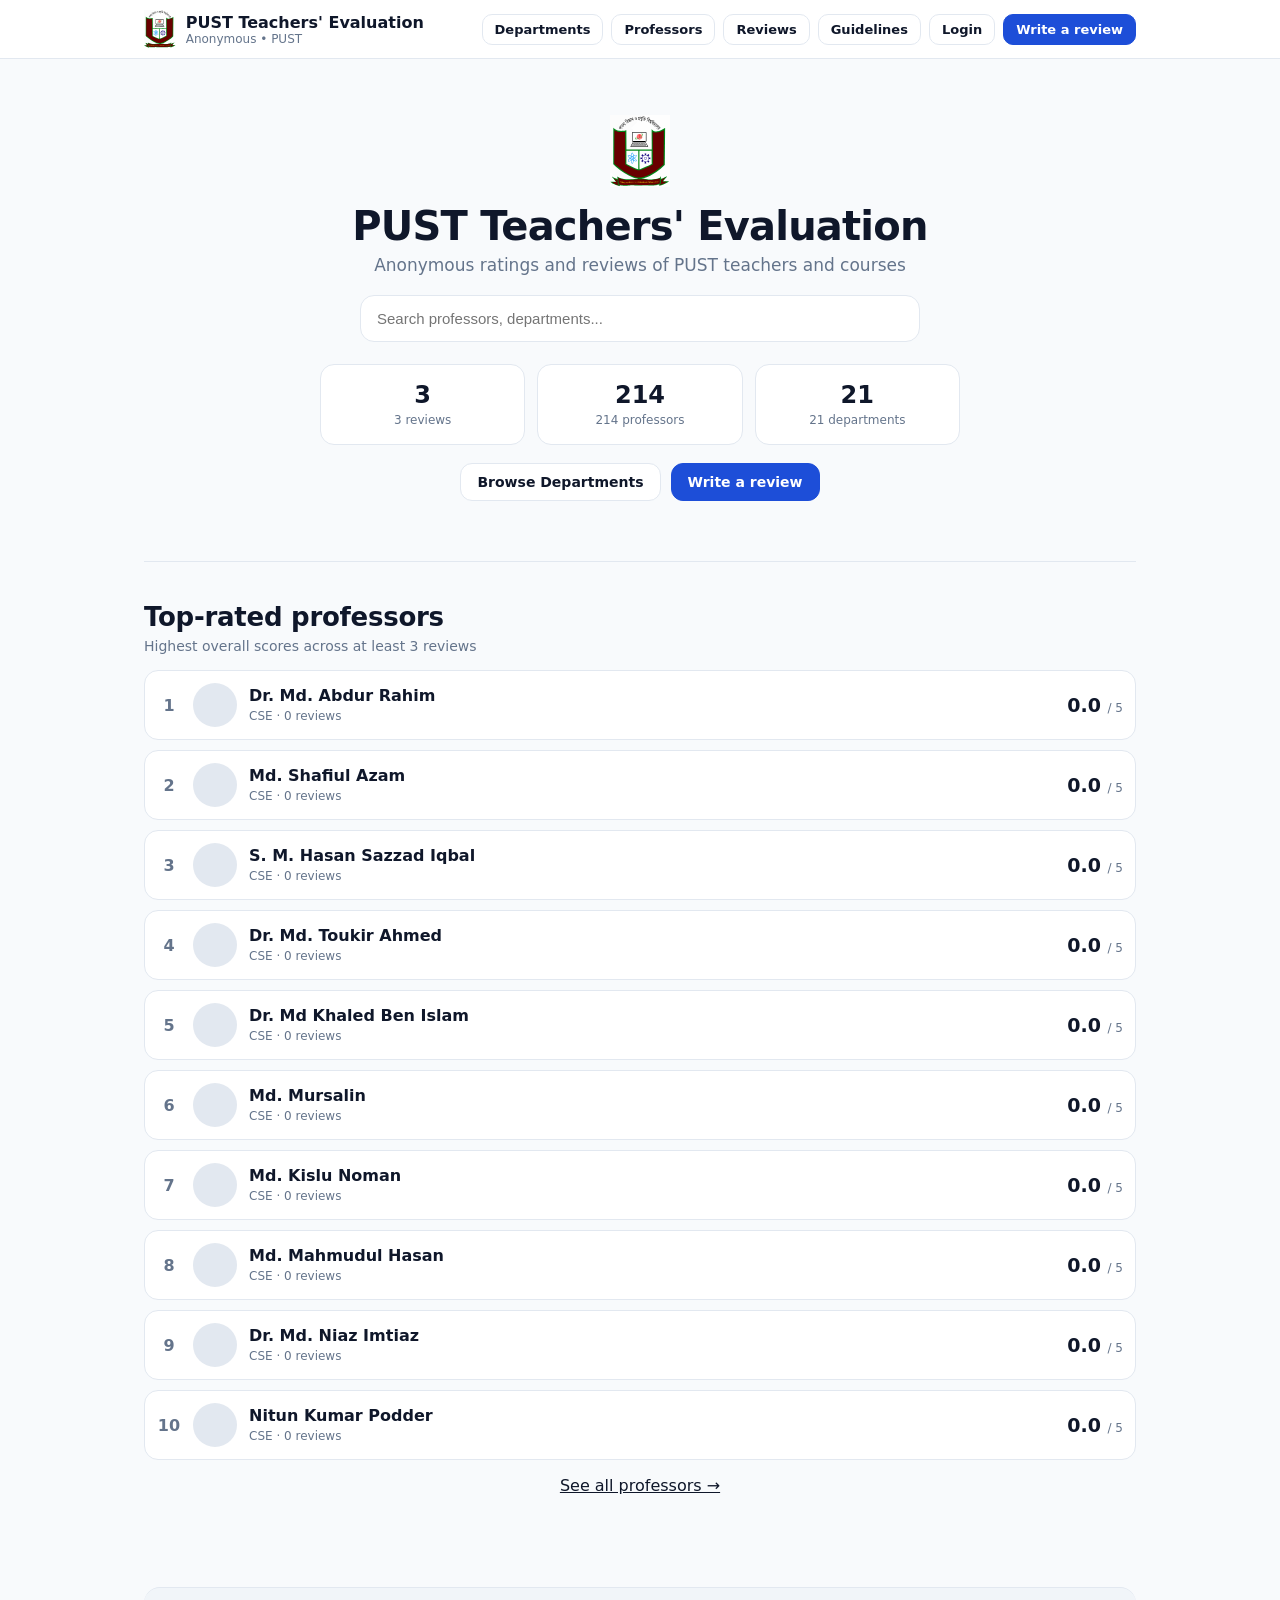
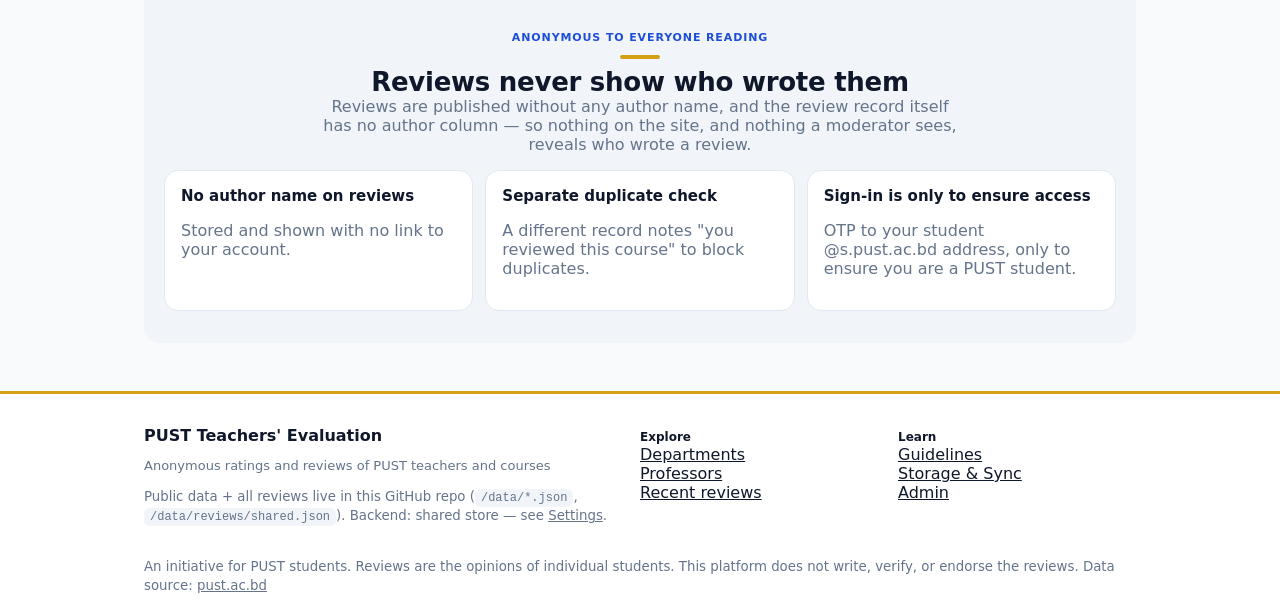
<file: index.html>
<!doctype html><html lang="en"><head><meta charset="utf-8"><meta name="viewport" content="width=device-width,initial-scale=1">
<title>PUST Teachers' Evaluation</title><meta name="description" content="Anonymous ratings and reviews of PUST teachers and courses">
<link rel="stylesheet" href="css/style.css"><link rel="icon" href="assets/logo.svg"></head><body>
<main class="wrap">
<div class="hero">
<img src="assets/logo.svg" alt="PUST">
<h1>PUST Teachers' Evaluation</h1>
<p>Anonymous ratings and reviews of PUST teachers and courses</p>
<div class="search"><input id="q" placeholder="Search professors, departments..." autocomplete="off"><div id="qr" class="search-results" hidden></div></div>
<div class="stats" id="stats"></div>
<div class="cta-row"><a class="btn" href="departments.html">Browse Departments</a><a class="btn btn-primary" href="write-review.html">Write a review</a></div>
</div>
<section class="section"><h2>Top-rated professors</h2><p class="sub">Highest overall scores across at least 3 reviews</p><div class="grid" id="top"></div><p style="text-align:center"><a href="professors.html">See all professors →</a></p></section>
<section class="section" style="background:#f1f5f9;border-radius:16px;padding:32px 20px;text-align:center">
<p class="eyebrow">Anonymous to everyone reading</p><div class="goldbar"></div>
<h2>Reviews never show who wrote them</h2>
<p class="muted" style="max-width:640px;margin:0 auto">Reviews are published without any author name, and the review record itself has no author column — so nothing on the site, and nothing a moderator sees, reveals who wrote a review.</p>
<div class="cards3" style="margin-top:16px;text-align:left">
<div class="card"><h3>No author name on reviews</h3><p class="muted">Stored and shown with no link to your account.</p></div>
<div class="card"><h3>Separate duplicate check</h3><p class="muted">A different record notes "you reviewed this course" to block duplicates.</p></div>
<div class="card"><h3>Sign-in is only to ensure access</h3><p class="muted">OTP to your student @s.pust.ac.bd address, only to ensure you are a PUST student.</p></div>
</div></section>
</main>
<script src="js/config.js"></script><script src="js/auth.js"></script><script src="js/db.js"></script><script src="js/ui.js"></script>
<script>
PUST_UI.mount("home");
(async()=>{
  const {departments,professors}=await PUST_DB.loadPublic();
  await PUST_DB.refresh().catch(()=>{}); // shared GitHub reviews
  const revs=PUST_DB.reviews();
  document.getElementById("stats").innerHTML=`
    <a class="stat" href="reviews.html"><b>${revs.length}</b><span>${revs.length} reviews</span></a>
    <a class="stat" href="professors.html"><b>${professors.length}</b><span>${professors.length} professors</span></a>
    <a class="stat" href="departments.html"><b>${departments.length}</b><span>${departments.length} departments</span></a>`;
  // top rated (demo: seeded + local reviews)
  const scored=professors.map(p=>({...p,...PUST_DB.profStats(p.pust_id||p.id)}))
    .filter(p=>p.count>=3).sort((a,b)=>b.overall-a.overall).slice(0,10);
  const list=(scored.length?scored:professors.slice(0,10).map(p=>({...p,count:0,overall:0})));
  document.getElementById("top").innerHTML=list.map((p,i)=>`
    <a class="prow" href="professor.html?id=${encodeURIComponent(p.pust_id||p.id)}">
    <span class="rank">${i+1}</span>${PUST_UI.avatar(p.name,p.photo_url)}
    <span class="pmeta"><b>${PUST_UI.esc(p.name)}</b><span>${PUST_UI.esc(p.department_code)} · ${p.count||0} reviews</span></span>
    <span class="score">${(p.overall||0).toFixed(1)} <small>/ 5</small></span></a>`).join("");
  // search
  const q=document.getElementById("q"),qr=document.getElementById("qr");
  q.addEventListener("input",()=>{
    const s=q.value.toLowerCase().trim();if(!s){qr.hidden=true;return;}
    const pm=professors.filter(p=>p.name.toLowerCase().includes(s)).slice(0,6);
    const dm=departments.filter(d=>(d.name+d.code).toLowerCase().includes(s)).slice(0,4);
    qr.innerHTML=pm.map(p=>`<a href="professor.html?id=${p.pust_id}">${PUST_UI.avatar(p.name,p.photo_url,32)}<span><b>${PUST_UI.esc(p.name)}</b><br><small class="muted">${p.department_code}</small></span></a>`).join("")
      +dm.map(d=>`<a href="department.html?dept=${d.code}"><b>${PUST_UI.esc(d.code)}</b>&nbsp;${PUST_UI.esc(d.name)}</a>`).join("")||"<div style='padding:10px' class='muted'>No match</div>";
    qr.hidden=false;
  });
})();
</script></body></html>
</file>
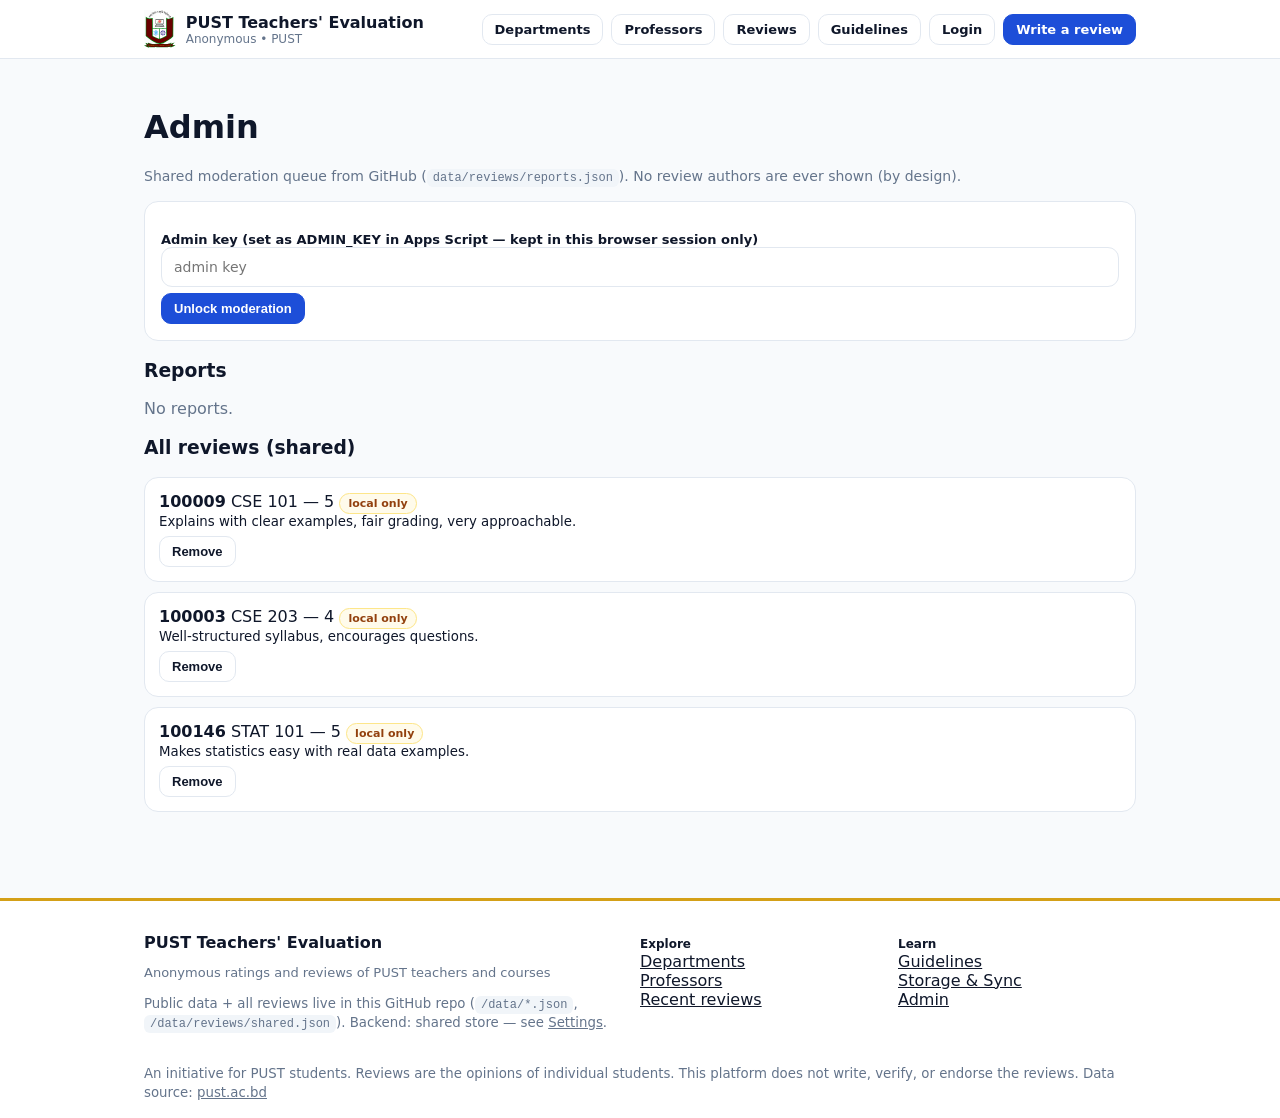
<file: admin.html>
<!doctype html><html lang="en"><head><meta charset="utf-8"><meta name="viewport" content="width=device-width,initial-scale=1">
<title>Admin — PUST</title><link rel="stylesheet" href="css/style.css"><link rel="icon" href="assets/logo.svg"></head><body>
<main class="wrap" style="padding:28px 16px"><h1>Admin</h1>
<p class="sub">Shared moderation queue from GitHub (<code>data/reviews/reports.json</code>). No review authors are ever shown (by design).</p>
<div class="card form"><label>Admin key (set as ADMIN_KEY in Apps Script — kept in this browser session only)<input id="ak" type="password" placeholder="admin key"></label>
<button class="btn btn-primary btn-sm" id="aks">Unlock moderation</button> <span id="as" class="muted"></span></div>
<h3>Reports</h3><div id="reps"><p class="muted">Loading shared queue…</p></div>
<h3>All reviews (shared)</h3><div id="revs"></div>
</main>
<script src="js/config.js"></script><script src="js/auth.js"></script><script src="js/db.js"></script><script src="js/ui.js"></script>
<script>
PUST_UI.mount();
(async()=>{
  await PUST_DB.loadPublic().catch(()=>{});
  await PUST_DB.refresh().catch(()=>{});
  const key=()=>sessionStorage.getItem("pust_admin_key")||"";
  if(key()){document.getElementById("ak").value=key();document.getElementById("as").textContent="unlocked for this session";}
  document.getElementById("aks").onclick=()=>{sessionStorage.setItem("pust_admin_key",document.getElementById("ak").value);document.getElementById("as").textContent="unlocked for this session";};
  function paint(){
    const reps=PUST_DB.reports();
    const revs=PUST_DB.reviews();
    document.getElementById("reps").innerHTML=reps.length?reps.map(r=>`<div class="review"><b>${PUST_UI.esc(r.reason)}</b> — review <code>${PUST_UI.esc(r.review_id)}</code><br><small class="muted">${PUST_UI.esc(r.details||"")} • ${PUST_UI.esc(r.created_at||"")} • ${PUST_UI.esc(r.status||"pending")}${r.pending?" • <span class='badge warn'>local only</span>":""}</small><div style="margin-top:8px;display:flex;gap:6px"><button class="btn btn-sm" data-res="${r.id}">Resolve</button><button class="btn btn-sm" data-rem="${r.review_id}">Remove review</button></div></div>`).join(""):"<p class='muted'>No reports.</p>";
    document.getElementById("revs").innerHTML=revs.map(r=>`<div class="review"><b>${PUST_UI.esc(r.professor_id)}</b> ${PUST_UI.esc(r.course_code)} — ${r.overall}${r.pending?" <span class='badge warn'>local only</span>":""}<br><small>${PUST_UI.esc(r.comment||"")}</small><div style="margin-top:6px"><button class="btn btn-sm" data-del="${r.id}">Remove</button></div></div>`).join("")||"<p class='muted'>No reviews.</p>";
  }
  paint();
  document.onclick=async e=>{
    const res=e.target.dataset.res, rem=e.target.dataset.rem, del=e.target.dataset.del;
    if(!res&&!rem&&!del)return;
    const k=key();if(!k){alert("Enter admin key first.");return;}
    try{
      if(res)await PUST_DB.moderate("resolve_report",res,k);
      if(rem||del)await PUST_DB.moderate("remove_review",rem||del,k);
      paint();alert("Done — committed to GitHub.");
    }catch(err){alert(err.message||"Moderation failed. Check backend + admin key. Note: local-only items need backend first.")}
  };
})();
</script></body></html>
</file>
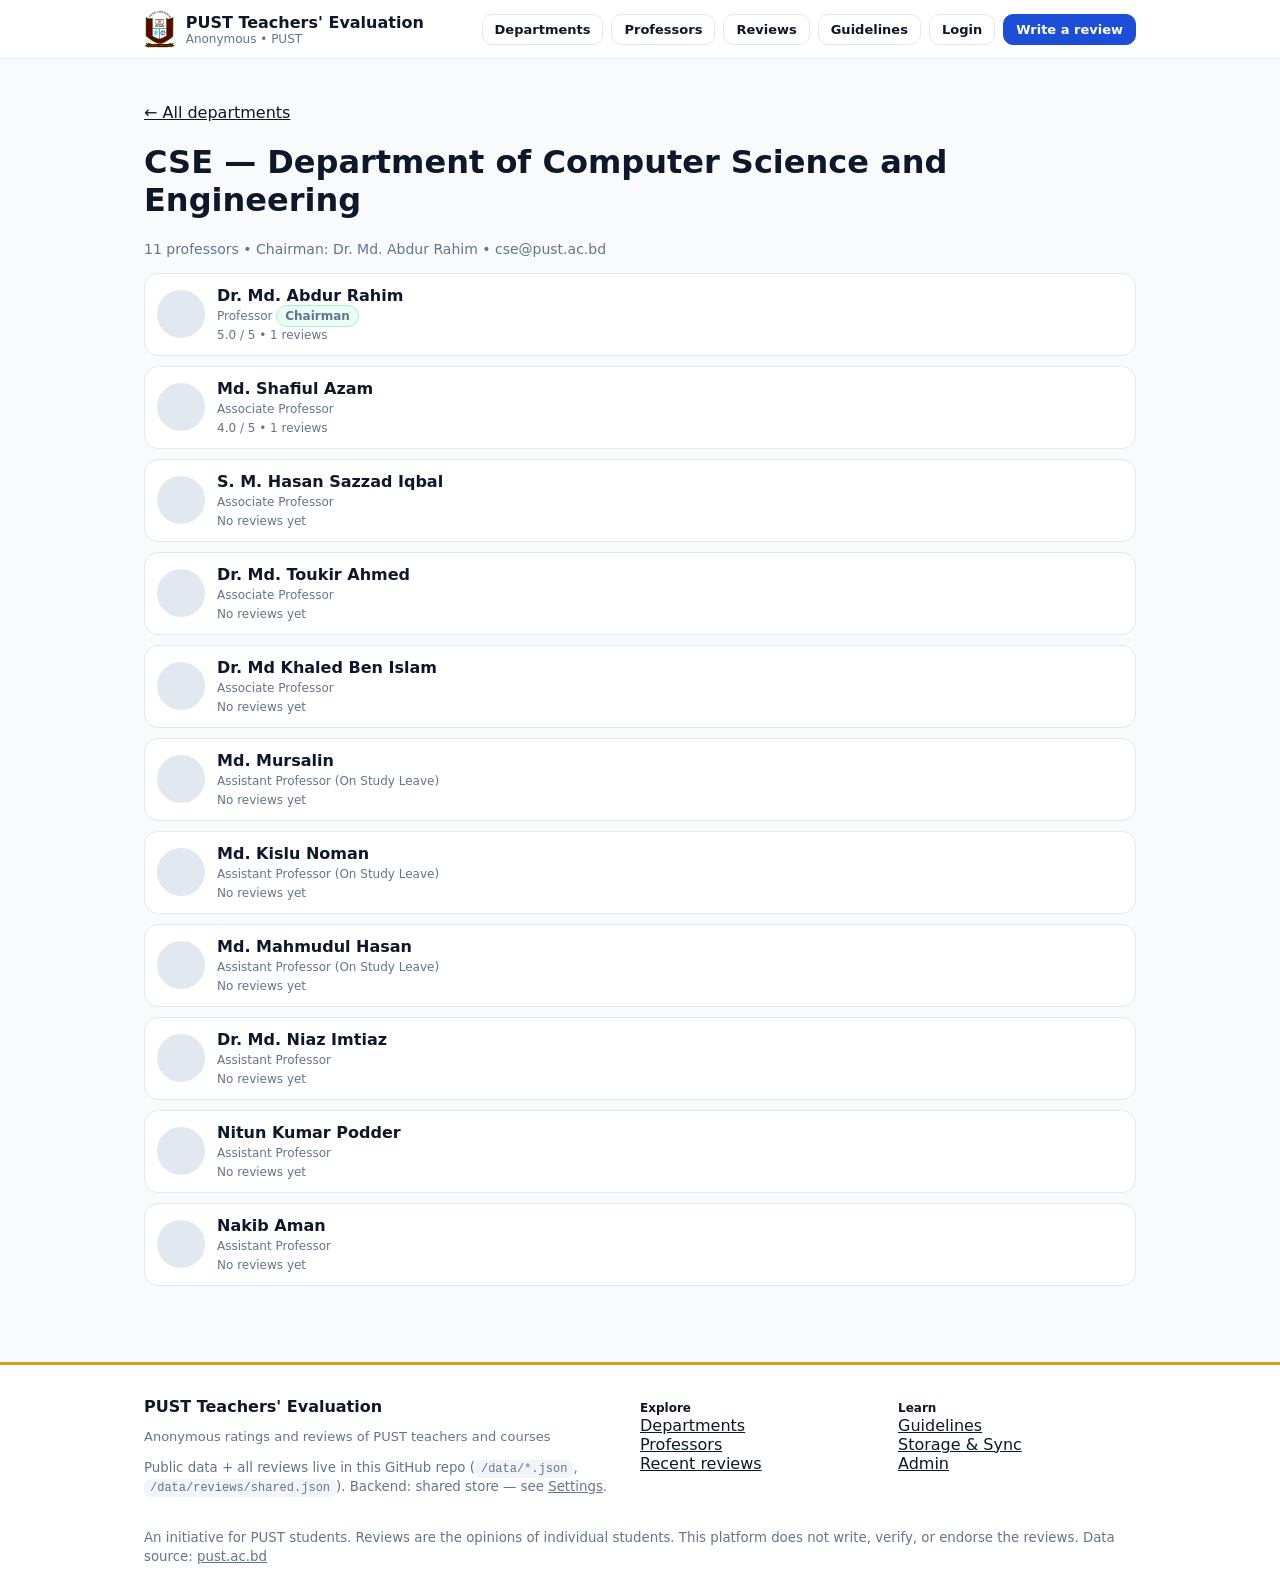
<file: department.html>
<!doctype html><html lang="en"><head><meta charset="utf-8"><meta name="viewport" content="width=device-width,initial-scale=1">
<title>Department — PUST Evaluation</title><link rel="stylesheet" href="css/style.css"><link rel="icon" href="assets/logo.svg"></head><body>
<main class="wrap" style="padding:28px 16px">
<p><a href="departments.html">← All departments</a></p>
<h1 id="h"></h1><p class="sub" id="s"></p>
<div class="grid" id="g"></div>
</main>
<script src="js/config.js"></script><script src="js/auth.js"></script><script src="js/db.js"></script><script src="js/ui.js"></script>
<script>
PUST_UI.mount();
(async()=>{
  const code=PUST_UI.qp("dept");
  const {departments,professors}=await PUST_DB.loadPublic();
  await PUST_DB.refresh().catch(()=>{});
  const d=departments.find(x=>x.code===code)||departments[0];
  document.getElementById("h").textContent=d.code+" — "+d.name;
  const list=professors.filter(p=>p.department_code===d.code);
  document.getElementById("s").textContent=`${list.length} professors • Chairman: ${d.chairman||""} • ${d.email||""}`;
  document.getElementById("g").innerHTML=list.map(p=>{
    const st=PUST_DB.profStats(p.pust_id||p.id);
    return `<a class="prow" href="professor.html?id=${p.pust_id||p.id}">${PUST_UI.avatar(p.name,p.photo_url,48)}
    <span class="pmeta"><b>${PUST_UI.esc(p.name)}</b><span>${PUST_UI.esc(p.designation||"")} ${p.is_chairman?'<span class="badge">Chairman</span>':""}<br>${st.count?st.overall.toFixed(1)+" / 5 • "+st.count+" reviews":"No reviews yet"}</span></span></a>`;
  }).join("");
})();
</script></body></html>
</file>
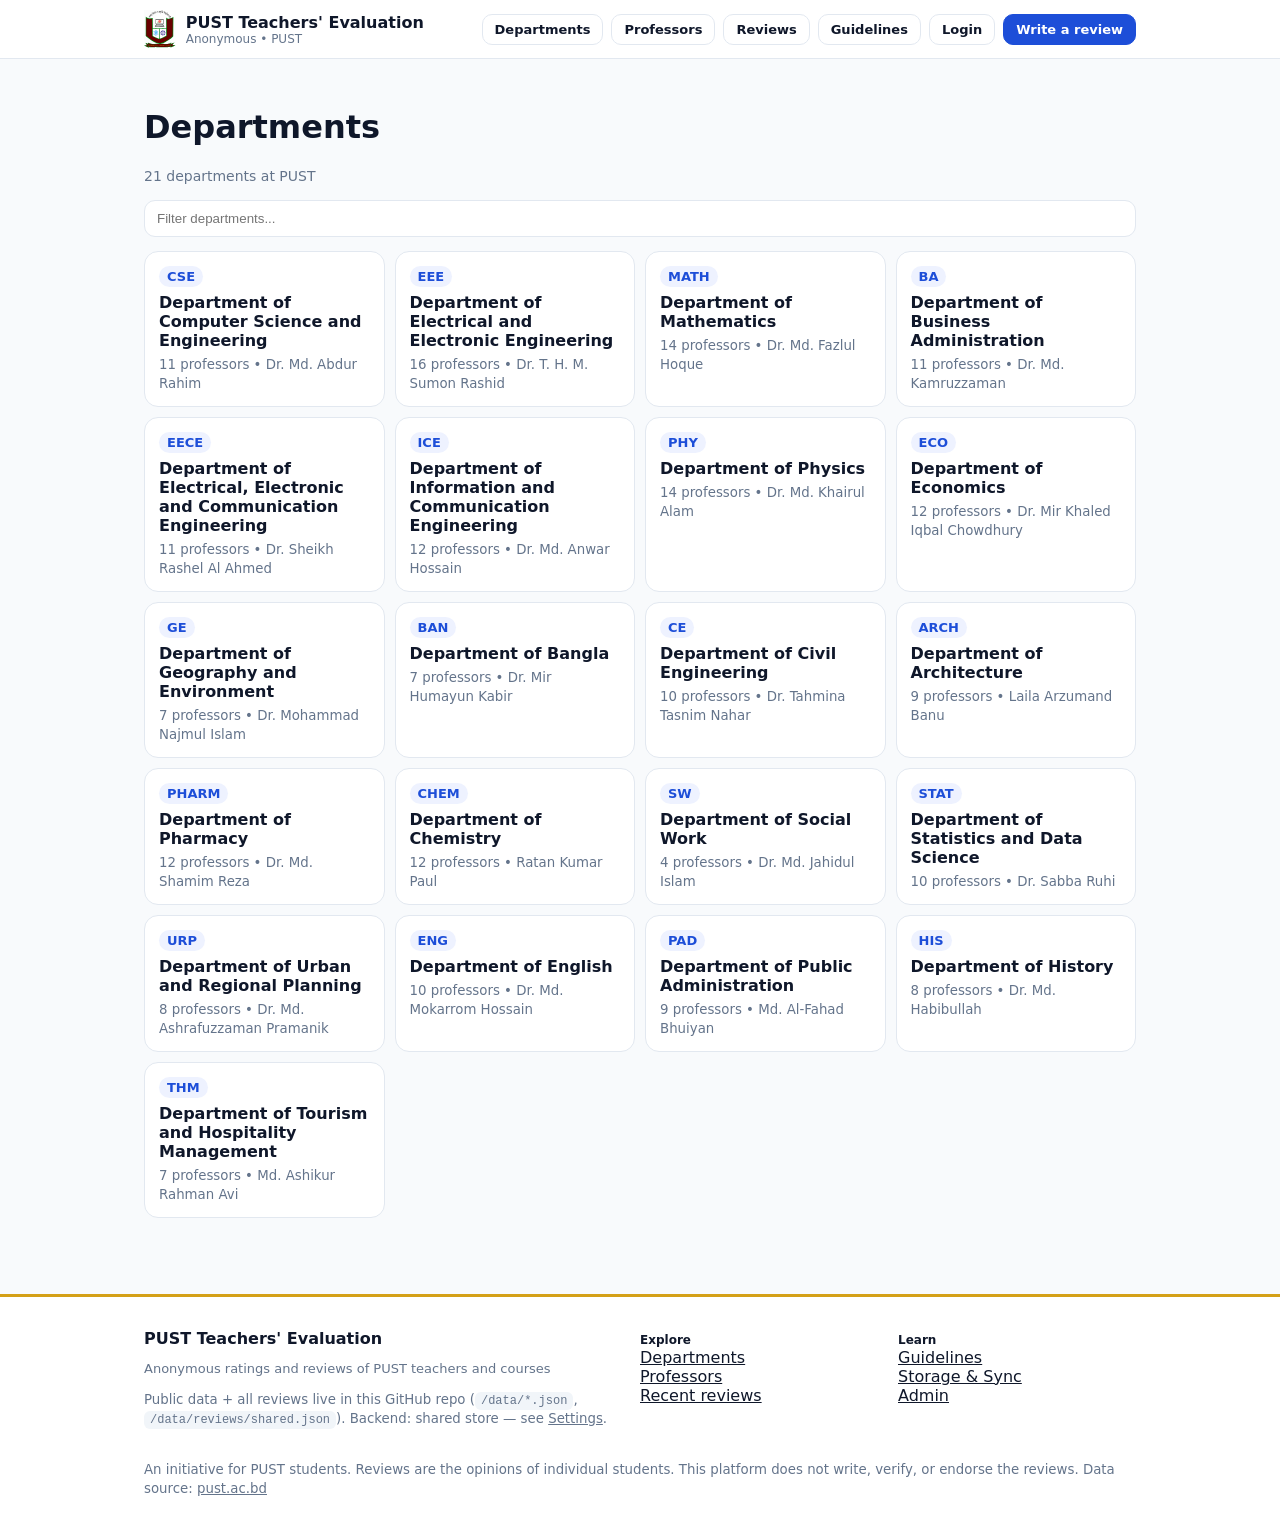
<file: departments.html>
<!doctype html><html lang="en"><head><meta charset="utf-8"><meta name="viewport" content="width=device-width,initial-scale=1">
<title>Departments — PUST Evaluation</title><link rel="stylesheet" href="css/style.css"><link rel="icon" href="assets/logo.svg"></head><body>
<main class="wrap" style="padding:28px 16px">
<h1>Departments</h1><p class="sub" id="count"></p>
<div class="toolbar"><input id="f" placeholder="Filter departments..."></div>
<div class="dept-grid" id="g"></div>
</main>
<script src="js/config.js"></script><script src="js/auth.js"></script><script src="js/db.js"></script><script src="js/ui.js"></script>
<script>
PUST_UI.mount();
(async()=>{
  const {departments,professors}=await PUST_DB.loadPublic();
  const counts={};professors.forEach(p=>counts[p.department_code]=(counts[p.department_code]||0)+1);
  document.getElementById("count").textContent=`${departments.length} departments at PUST`;
  function render(filter=""){
    document.getElementById("g").innerHTML=departments
      .filter(d=>(d.name+d.code).toLowerCase().includes(filter.toLowerCase()))
      .map(d=>`<a class="dept-card" href="department.html?dept=${encodeURIComponent(d.code)}"><b class="code">${PUST_UI.esc(d.code)}</b><p style="margin:8px 0 4px"><b>${PUST_UI.esc(d.name)}</b></p><small class="muted">${counts[d.code]||0} professors • ${PUST_UI.esc(d.chairman||"")}</small></a>`).join("");
  }
  render();document.getElementById("f").oninput=e=>render(e.target.value);
})();
</script></body></html>
</file>
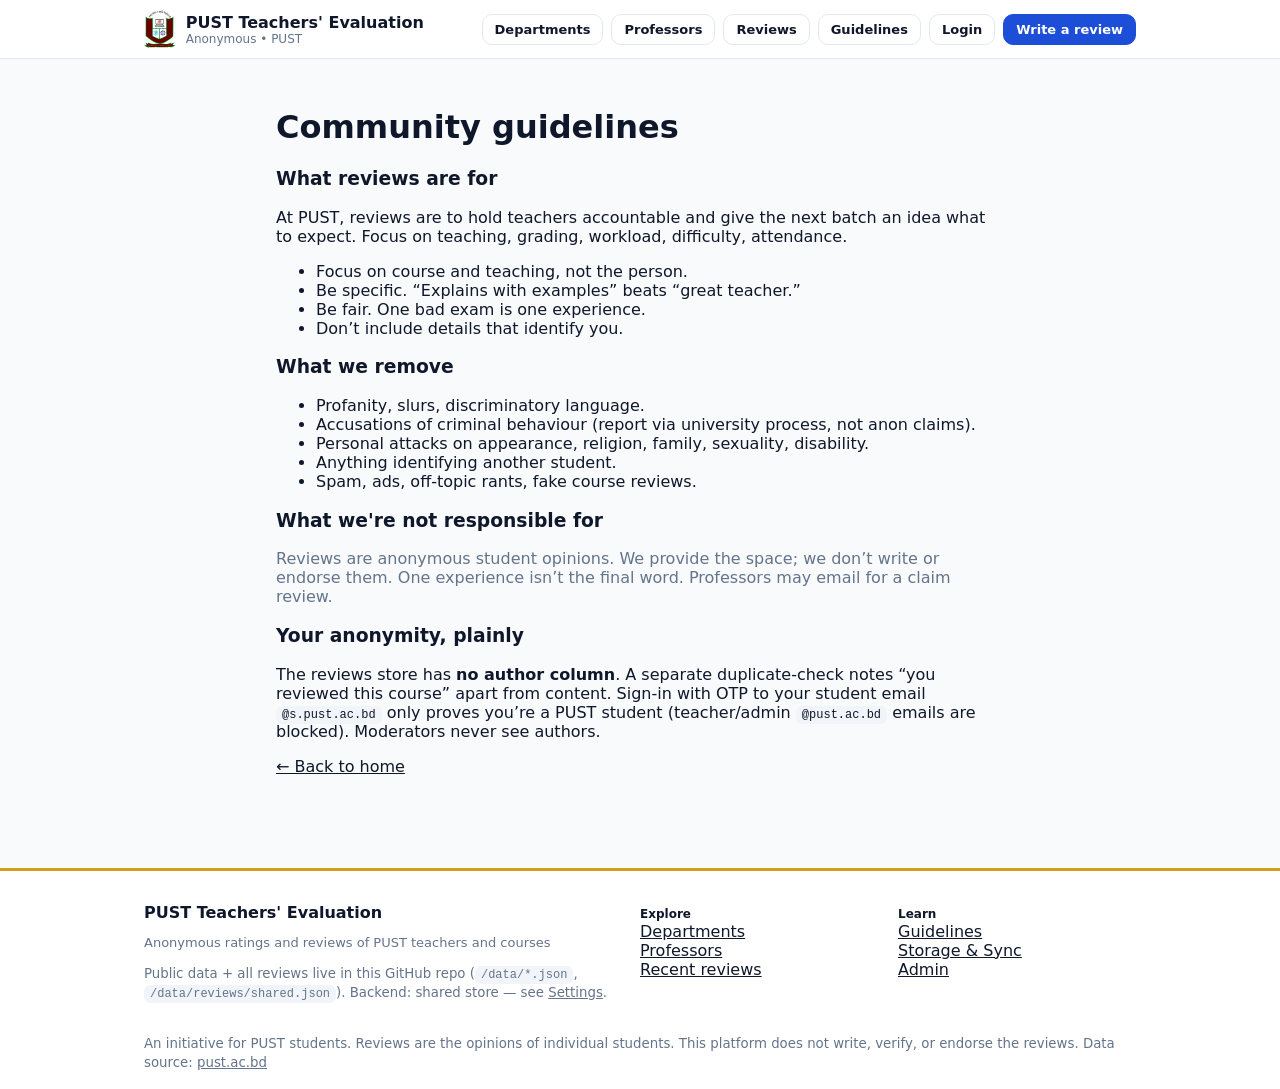
<file: guidelines.html>
<!doctype html><html lang="en"><head><meta charset="utf-8"><meta name="viewport" content="width=device-width,initial-scale=1">
<title>Guidelines — PUST</title><link rel="stylesheet" href="css/style.css"><link rel="icon" href="assets/logo.svg"></head><body>
<main class="wrap" style="padding:28px 16px;max-width:760px">
<h1>Community guidelines</h1>
<h3>What reviews are for</h3>
<p>At PUST, reviews are to hold teachers accountable and give the next batch an idea what to expect. Focus on teaching, grading, workload, difficulty, attendance.</p>
<ul><li>Focus on course and teaching, not the person.</li><li>Be specific. “Explains with examples” beats “great teacher.”</li><li>Be fair. One bad exam is one experience.</li><li>Don’t include details that identify you.</li></ul>
<h3>What we remove</h3>
<ul><li>Profanity, slurs, discriminatory language.</li><li>Accusations of criminal behaviour (report via university process, not anon claims).</li><li>Personal attacks on appearance, religion, family, sexuality, disability.</li><li>Anything identifying another student.</li><li>Spam, ads, off-topic rants, fake course reviews.</li></ul>
<h3>What we're not responsible for</h3>
<p class="muted">Reviews are anonymous student opinions. We provide the space; we don’t write or endorse them. One experience isn’t the final word. Professors may email for a claim review.</p>
<h3>Your anonymity, plainly</h3>
<p>The reviews store has <b>no author column</b>. A separate duplicate-check notes “you reviewed this course” apart from content. Sign-in with OTP to your student email <code>@s.pust.ac.bd</code> only proves you’re a PUST student (teacher/admin <code>@pust.ac.bd</code> emails are blocked). Moderators never see authors.</p>
<p><a href="index.html">← Back to home</a></p>
</main>
<script src="js/config.js"></script><script src="js/auth.js"></script><script src="js/db.js"></script><script src="js/ui.js"></script>
<script>PUST_UI.mount();</script></body></html>
</file>
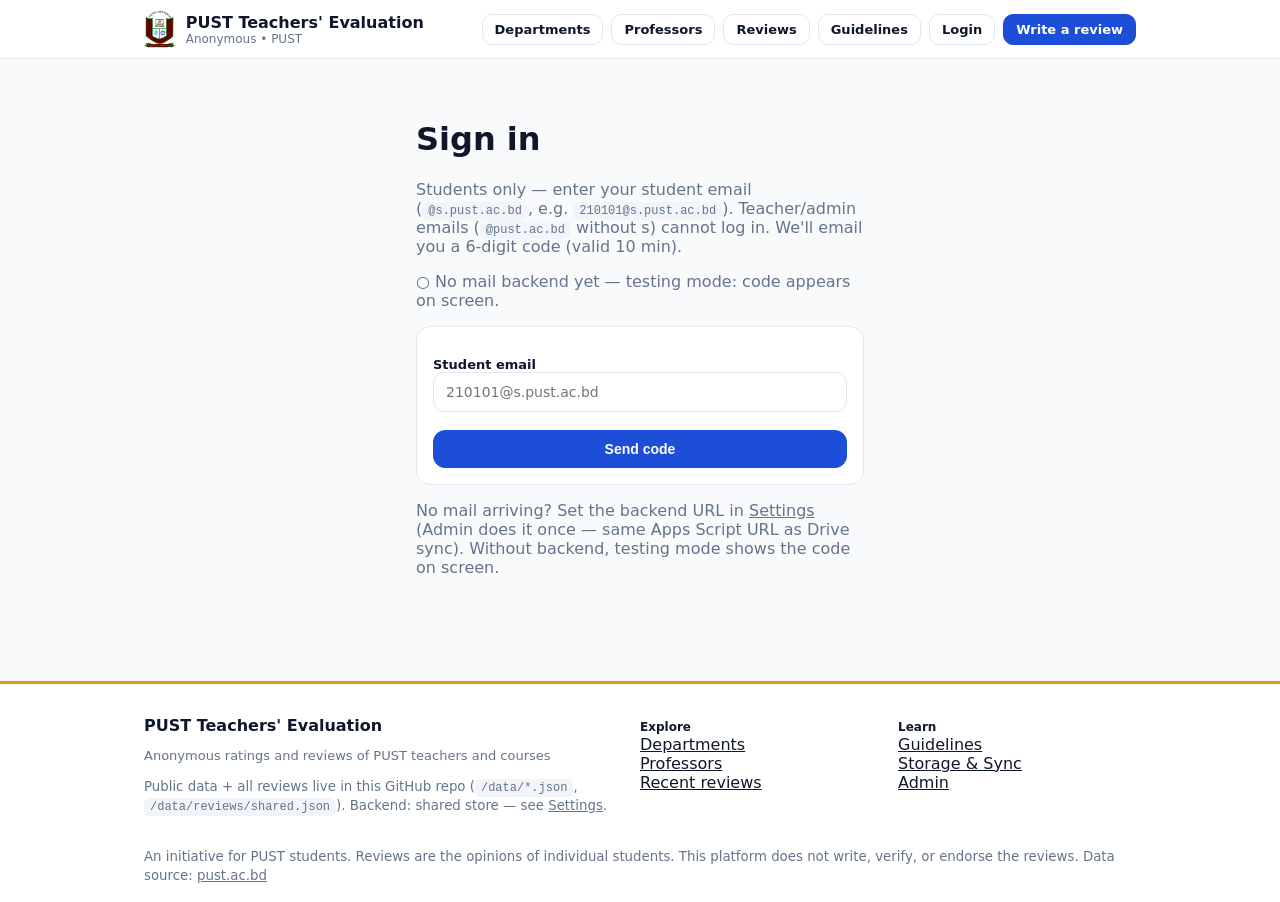
<file: login.html>
<!doctype html><html lang="en"><head><meta charset="utf-8"><meta name="viewport" content="width=device-width,initial-scale=1">
<title>Login — PUST</title><link rel="stylesheet" href="css/style.css"><link rel="icon" href="assets/logo.svg"></head><body>
<main class="wrap" style="padding:40px 16px;max-width:480px">
<h1>Sign in</h1><p class="muted">Students only — enter your student email (<code>@s.pust.ac.bd</code>, e.g. <code>210101@s.pust.ac.bd</code>). Teacher/admin emails (<code>@pust.ac.bd</code> without s) cannot log in. We'll email you a 6-digit code (valid 10 min).</p>
<p class="muted" id="mode"></p>
<div class="card form"><label>Student email<input id="e" placeholder="210101@s.pust.ac.bd"></label>
<button class="btn btn-primary" id="s" style="margin-top:12px;width:100%">Send code</button>
<div id="cbox" hidden><label>6-digit code<input id="c" placeholder="123456" inputmode="numeric" maxlength="6"></label>
<button class="btn btn-primary" id="v" style="margin-top:12px;width:100%">Verify & login</button>
<p class="muted" id="demo"></p></div></div>
<p class="muted">No mail arriving? Set the backend URL in <a href="settings.html">Settings</a> (Admin does it once — same Apps Script URL as Drive sync). Without backend, testing mode shows the code on screen.</p>
</main>
<script src="js/config.js"></script><script src="js/auth.js"></script><script src="js/db.js"></script><script src="js/ui.js"></script>
<script>
PUST_UI.mount();
document.getElementById("mode").textContent = PUST_AUTH.hasBackend()
  ? "✓ Mail backend connected — code will arrive at your inbox."
  : "○ No mail backend yet — testing mode: code appears on screen.";
document.getElementById("s").onclick=async(ev)=>{
  const b=ev.target;b.disabled=true;
  try{const r=await PUST_AUTH.sendCode(document.getElementById("e").value);
    document.getElementById("cbox").hidden=false;
    document.getElementById("demo").innerHTML=r.mode==="mail"
      ?`Code sent to <b>${PUST_UI.esc(document.getElementById("e").value.trim())}</b> — check inbox/spam. Valid 10 min.`
      :`Testing mode (no backend): your code is <b>${r.code}</b> — valid 10 min.`;
  }catch(e){alert(e.message)}finally{b.disabled=false;}
};
document.getElementById("v").onclick=async(ev)=>{
  const b=ev.target;b.disabled=true;
  try{await PUST_AUTH.verify(document.getElementById("e").value,document.getElementById("c").value);
    location.href=new URLSearchParams(location.search).get("next")||"write-review.html";
  }catch(e){alert(e.message)}finally{b.disabled=false;}
};
</script></body></html>
</file>
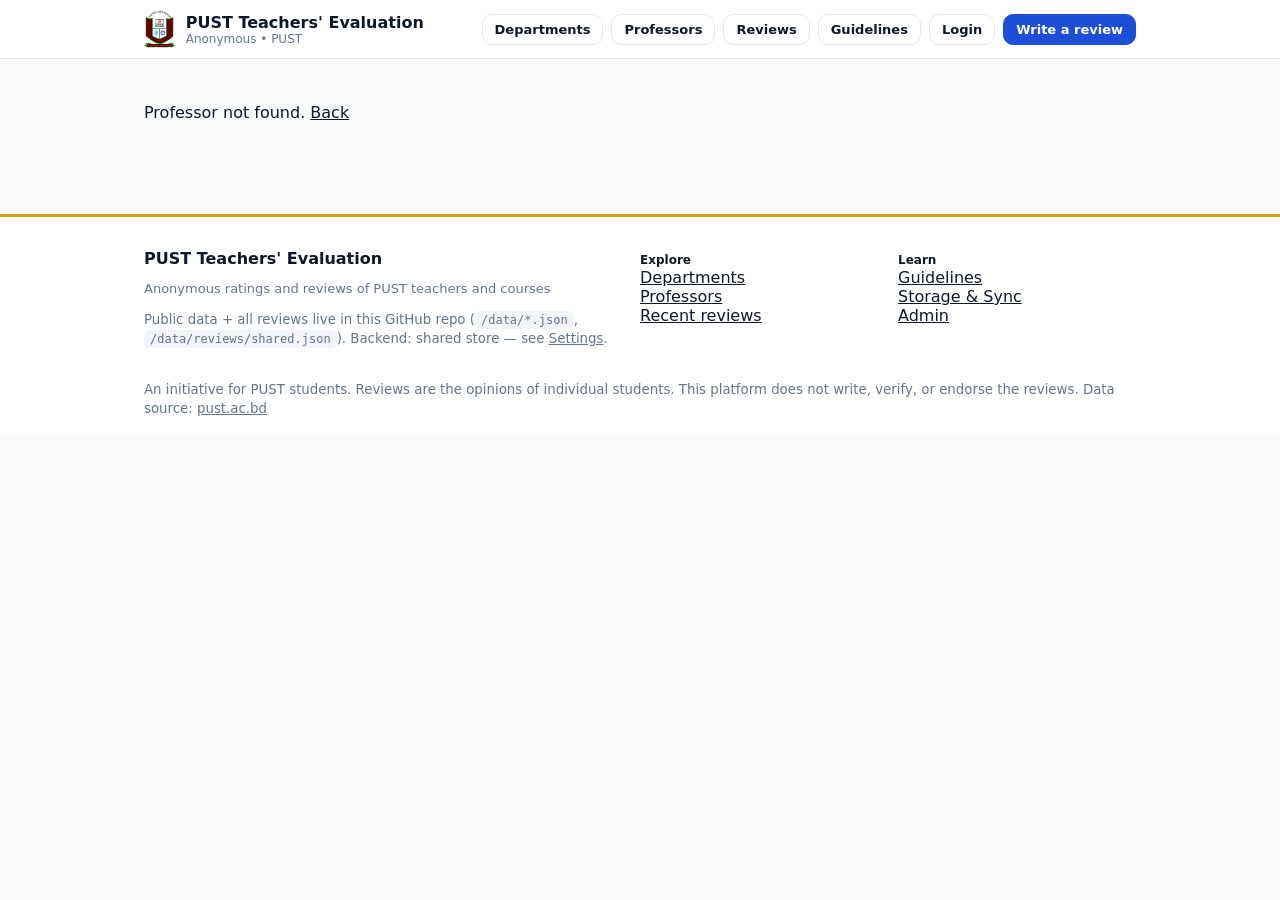
<file: professor.html>
<!doctype html><html lang="en"><head><meta charset="utf-8"><meta name="viewport" content="width=device-width,initial-scale=1">
<title>Professor — PUST Evaluation</title><link rel="stylesheet" href="css/style.css"><link rel="icon" href="assets/logo.svg"></head><body>
<main class="wrap" style="padding:28px 16px" id="m"></main>
<script src="js/config.js"></script><script src="js/auth.js"></script><script src="js/db.js"></script><script src="js/ui.js"></script>
<script>
PUST_UI.mount();
(async()=>{
  const id=PUST_UI.qp("id");
  const pub=await PUST_DB.loadPublic();
  await PUST_DB.refresh().catch(()=>{});
  const p=pub.professors.find(x=>String(x.pust_id||x.id)===String(id));
  if(!p){document.getElementById("m").innerHTML="<p>Professor not found. <a href='professors.html'>Back</a></p>";return;}
  const st=PUST_DB.profStats(p.pust_id||p.id);
  const revs=PUST_DB.reviews().filter(r=>r.professor_id===(p.pust_id||p.id)&&!r.removed);
  const qgroups=pub.questions.groups||[];
  document.getElementById("m").innerHTML=`
  <p><a href="department.html?dept=${p.department_code}">← ${PUST_UI.esc(p.department_code)}</a></p>
  <div class="card" style="display:flex;gap:16px;align-items:center">${PUST_UI.avatar(p.name,p.photo_url,72)}
    <div><h1 style="margin:0">${PUST_UI.esc(p.name)}</h1><p class="muted">${PUST_UI.esc(p.department_code)} • ${PUST_UI.esc(p.designation||"")} ${p.is_chairman?'<span class="badge">Chairman</span>':""}<br><small><a href="${PUST_UI.esc(p.profile_url||"#")}" target="_blank">PUST profile</a></small></p>
    <a class="btn btn-primary btn-sm" href="write-review.html?professor=${p.pust_id||p.id}">Write a review</a></div>
    <div style="margin-left:auto;text-align:center"><div style="font-size:34px;font-weight:800">${st.count?st.overall.toFixed(1):"—"}</div><small class="muted">/ 5 • ${st.count} reviews</small></div>
  </div>
  <div class="card" style="margin-top:12px"><h3>Question-by-question average</h3>
    ${qgroups.map(g=>`<h4 style="margin:14px 0 4px">${PUST_UI.esc(g.group)}</h4>`+g.questions.map(q=>{const v=st.avg[q.key]||0;return `<div class="qrow"><span>${PUST_UI.esc(q.text)}</span><span><span class="stars">${PUST_UI.stars(v)}</span> <b>${v?v.toFixed(1):"—"}</b></span></div>`}).join("")).join("")}
  </div>
  <h2 style="margin-top:20px">Reviews (${revs.length})</h2><div id="rl"></div>`;
  const rl=document.getElementById("rl");
  rl.innerHTML=revs.length?revs.map(r=>`<div class="review"><div class="chead"><b>${PUST_UI.esc(r.course_code)}</b><span class="muted">· ${PUST_UI.esc(r.academic_year)}</span><span style="margin-left:auto"><span class="stars">${PUST_UI.stars(r.overall)}</span> <b>${r.overall.toFixed(1)}</b></span></div>
    ${r.comment?`<p>${PUST_UI.esc(r.comment)}</p>`:""}<small class="muted">${PUST_UI.esc(r.created_at)}</small>
    <div style="margin-top:8px;display:flex;gap:8px"><button class="btn btn-sm" onclick="PUST_UI.helpful('${r.id}',this)">${r.helpful_count||0} Helpful</button><button class="btn btn-sm" onclick="PUST_UI.reportDialog('${r.id}')">Report</button></div></div>`).join(""):"<p class='muted'>No reviews yet. Be the first.</p>";
})();
</script></body></html>
</file>
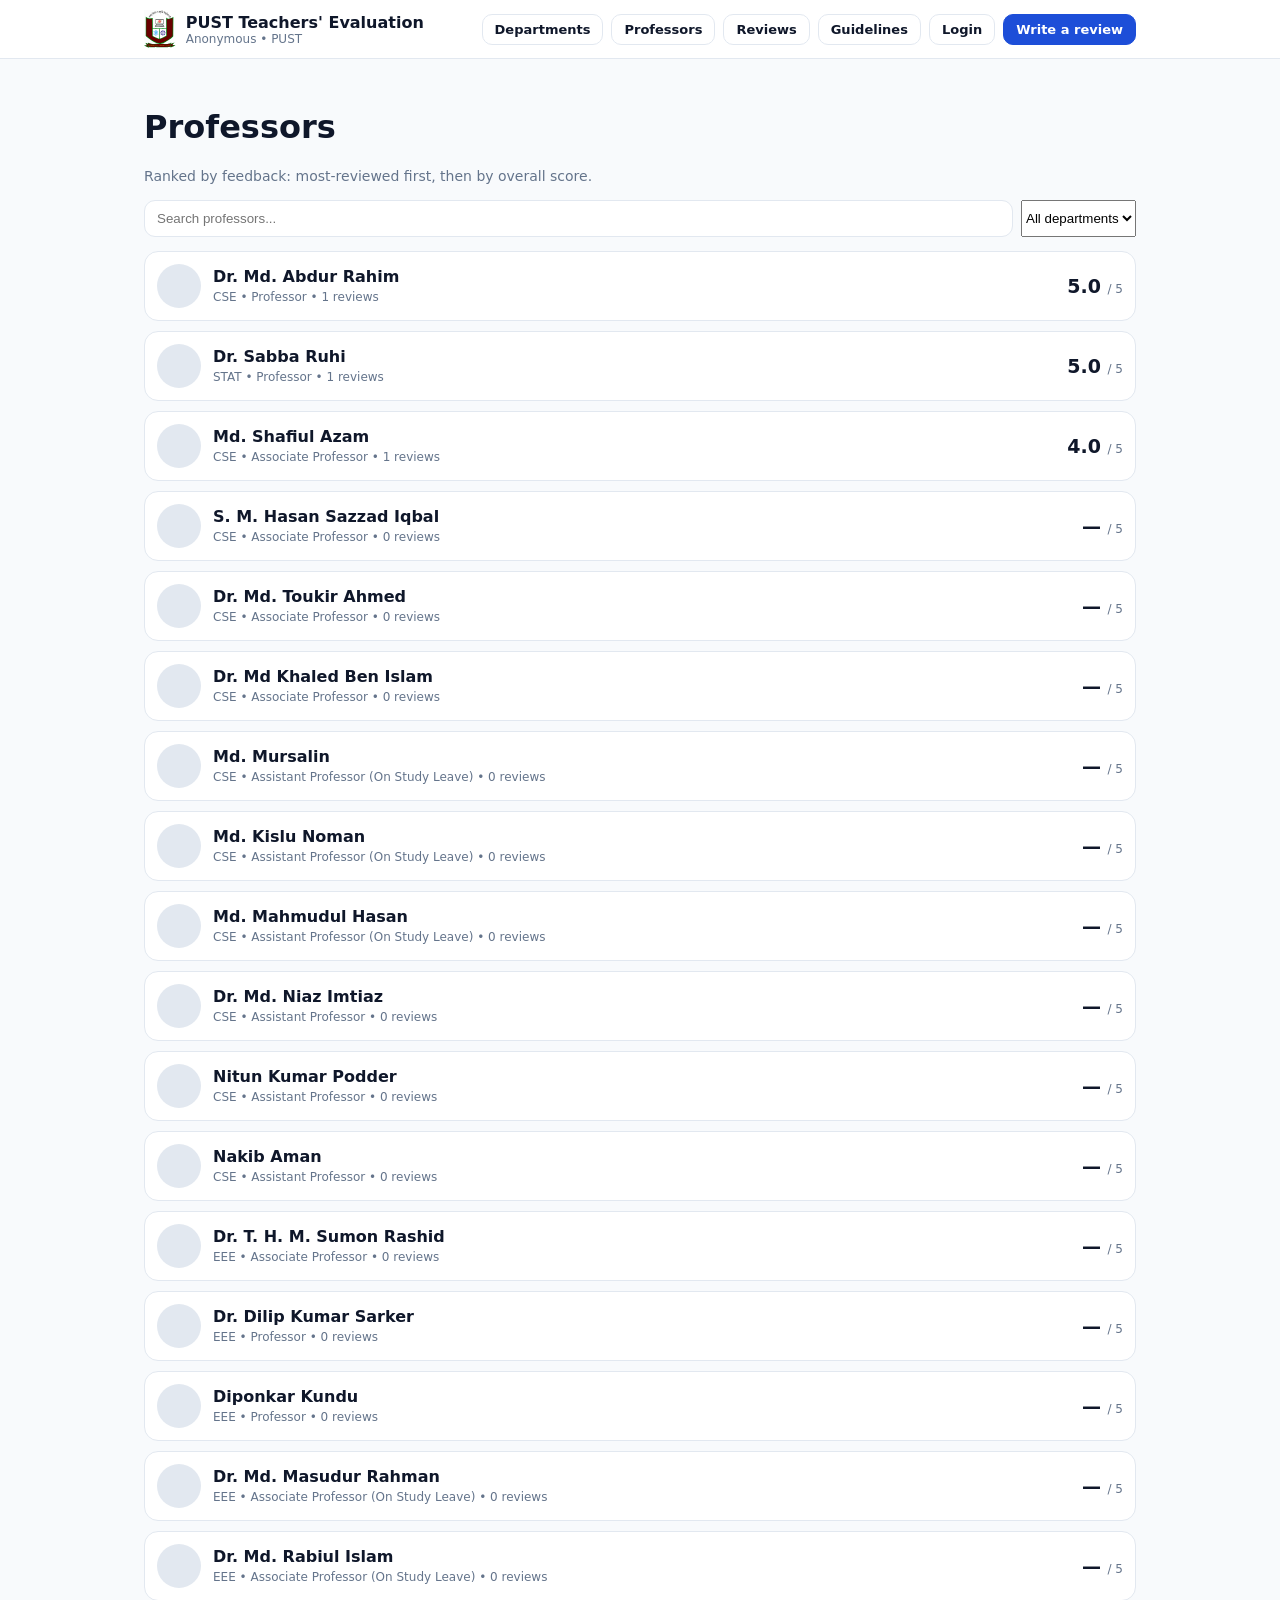
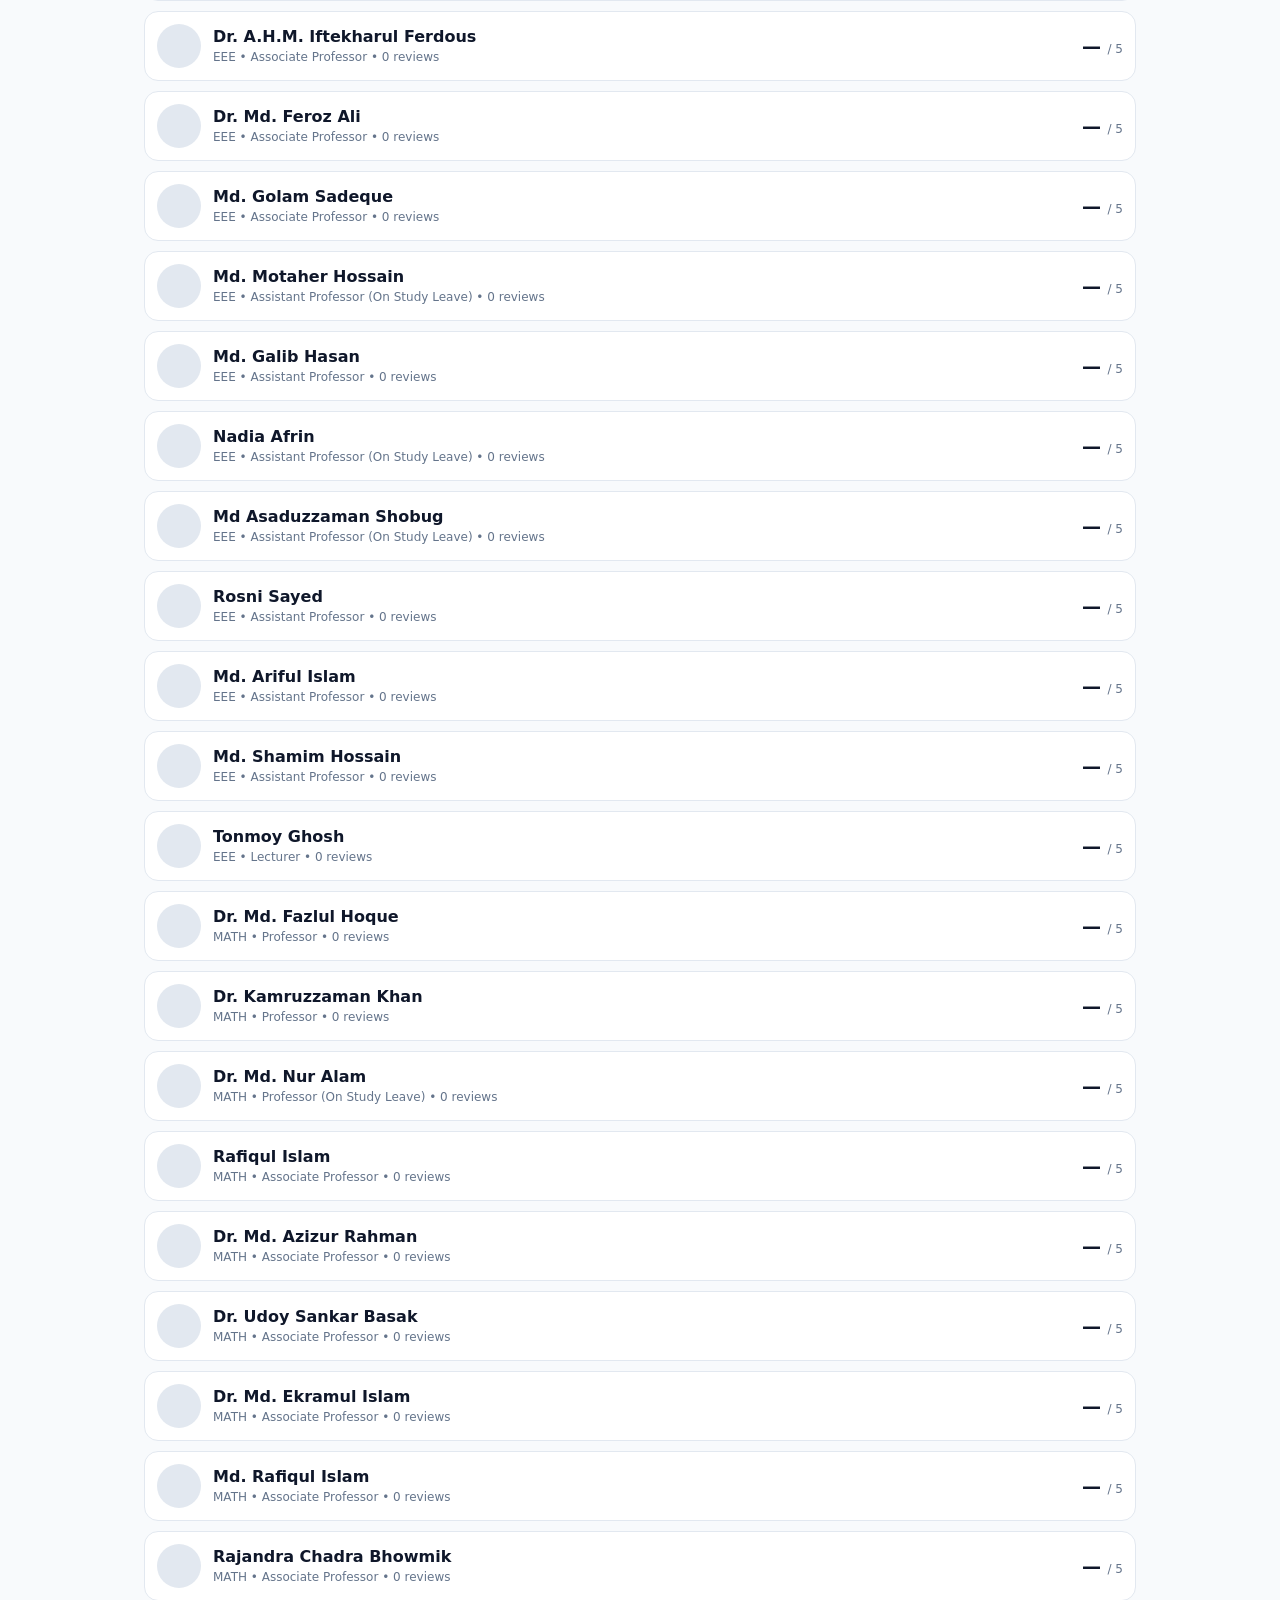
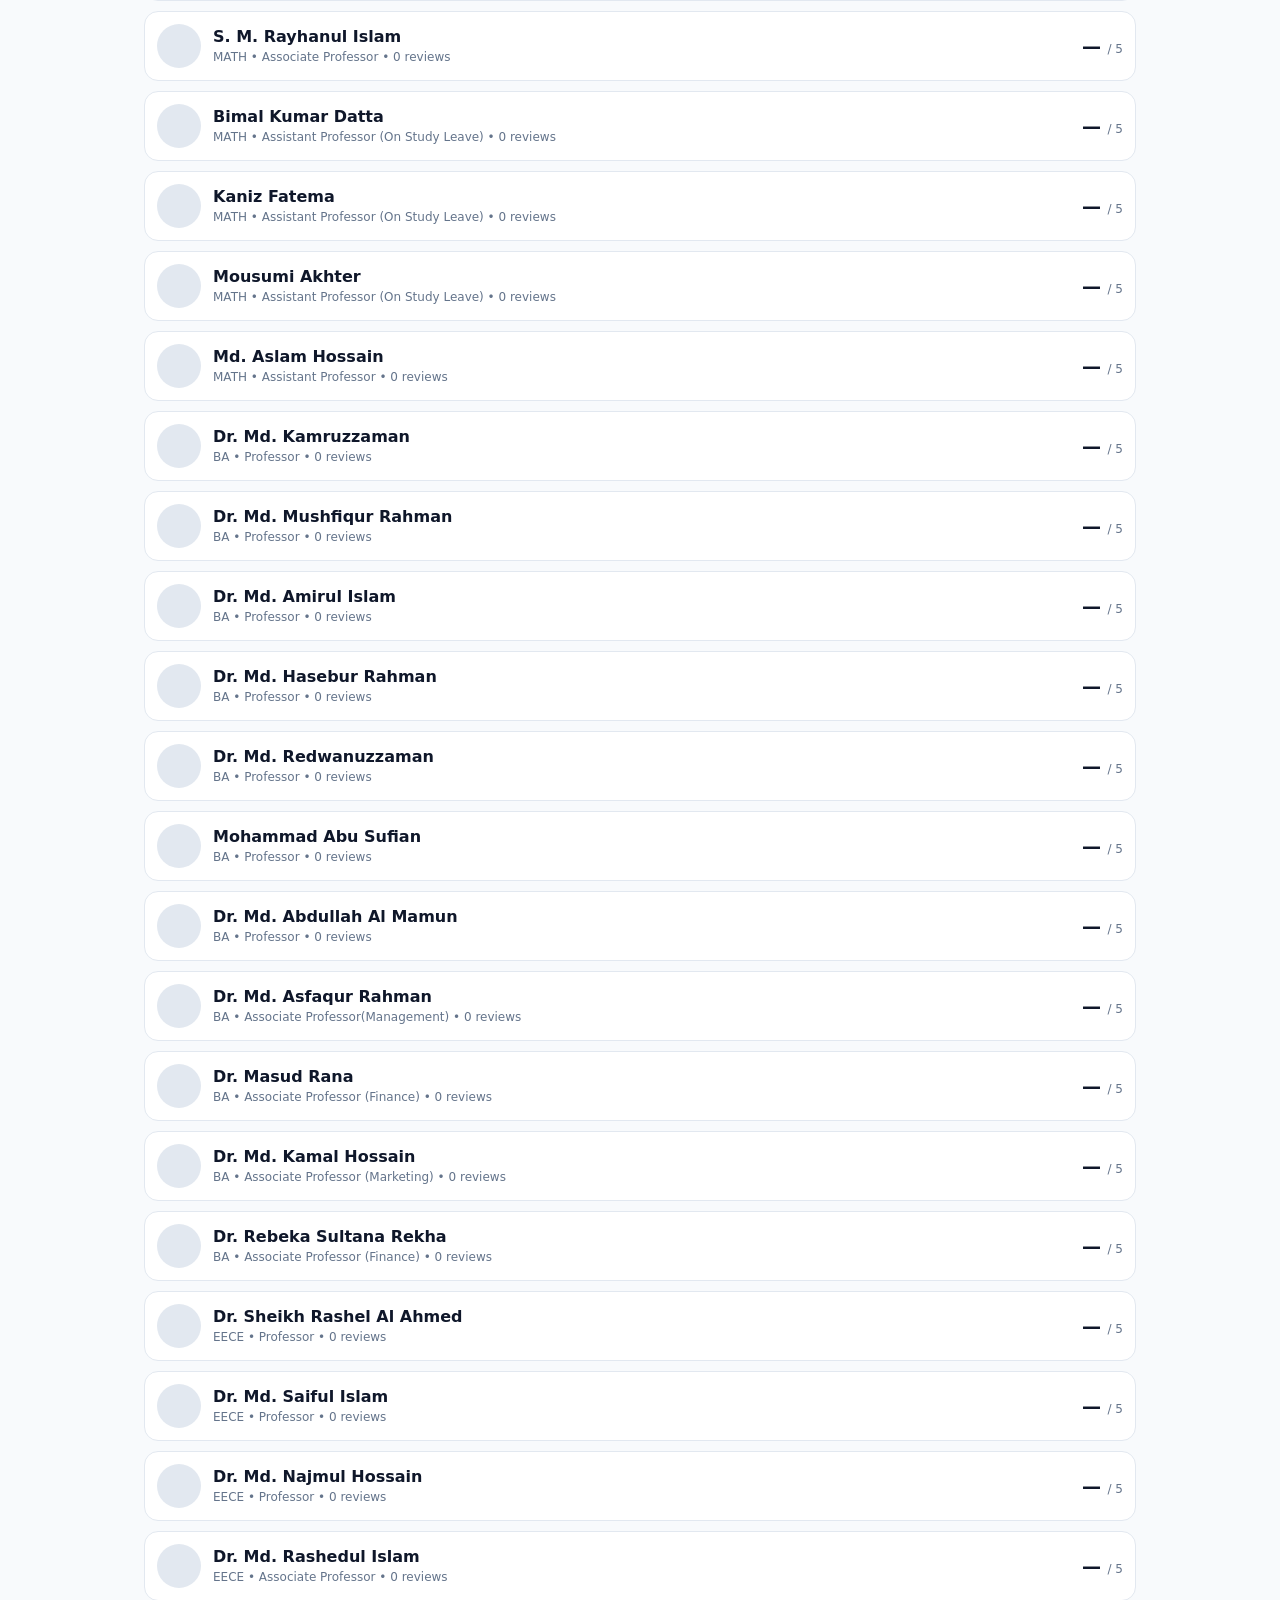
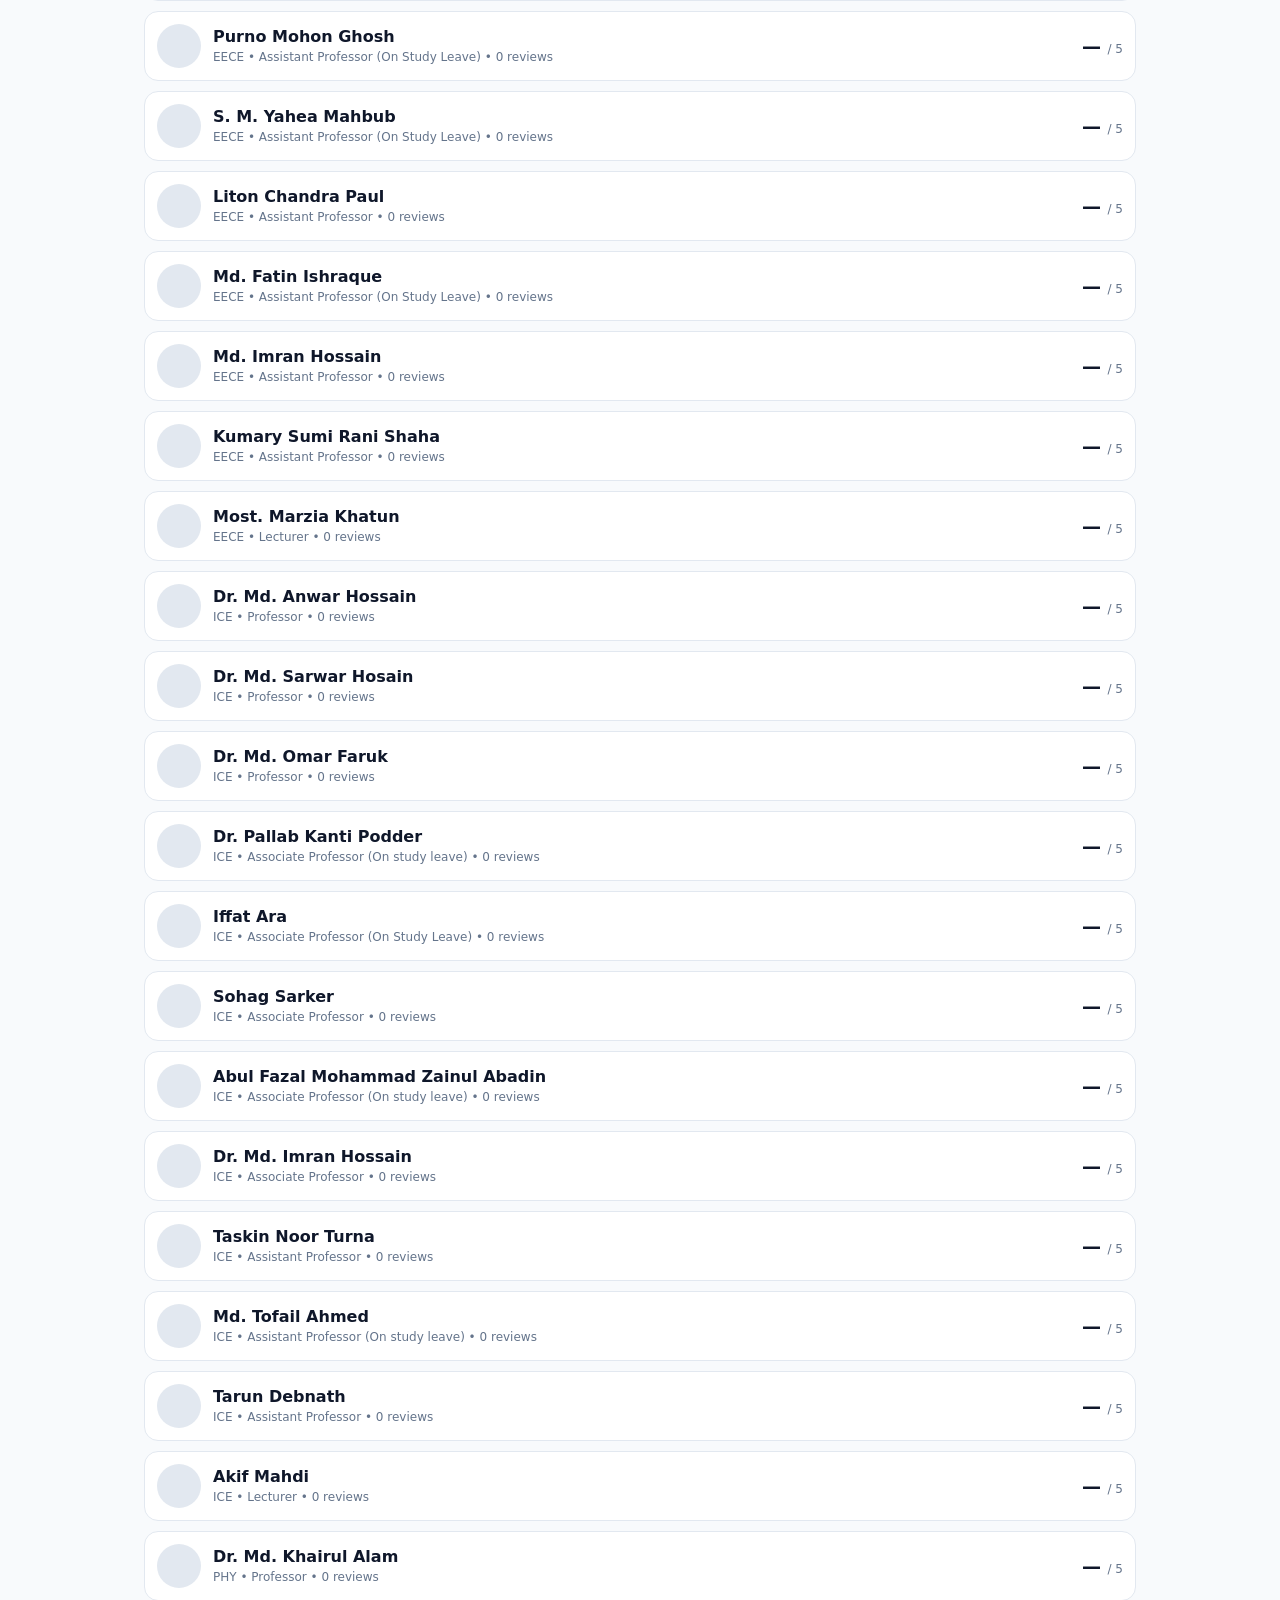
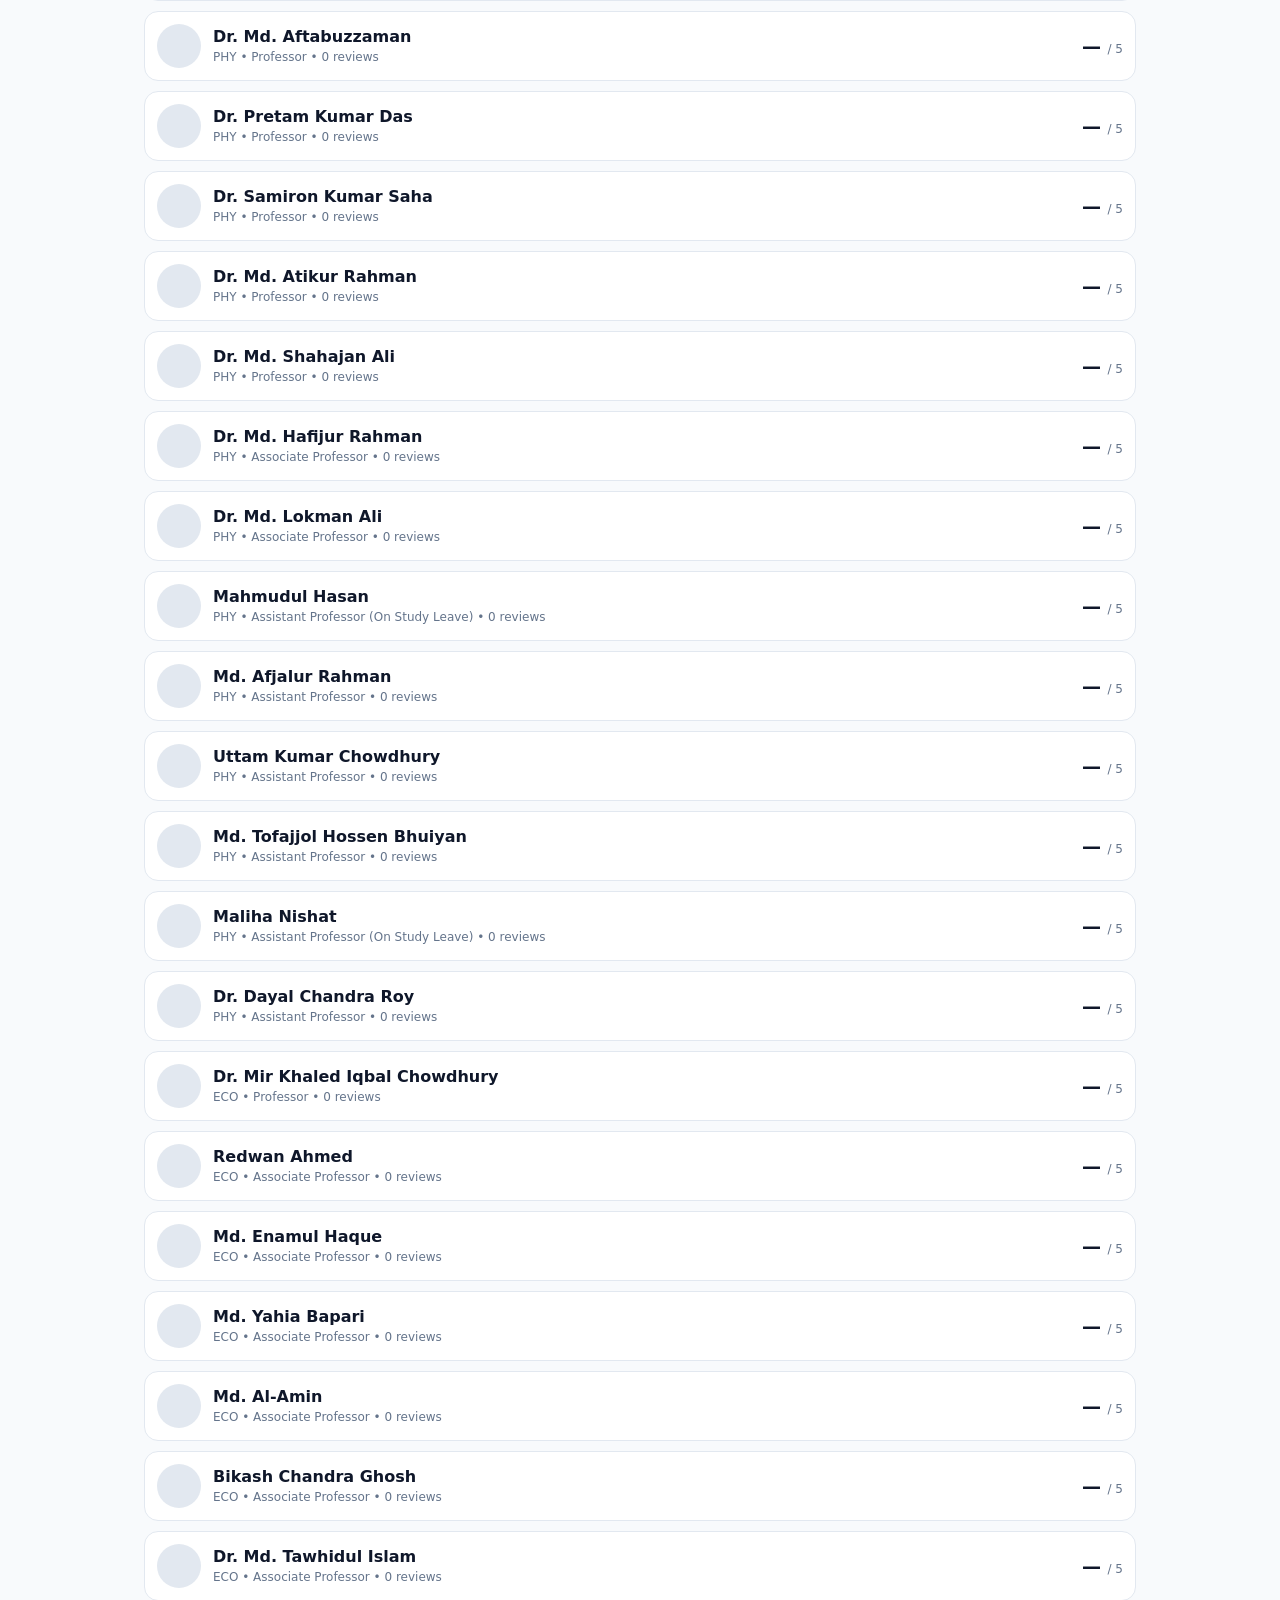
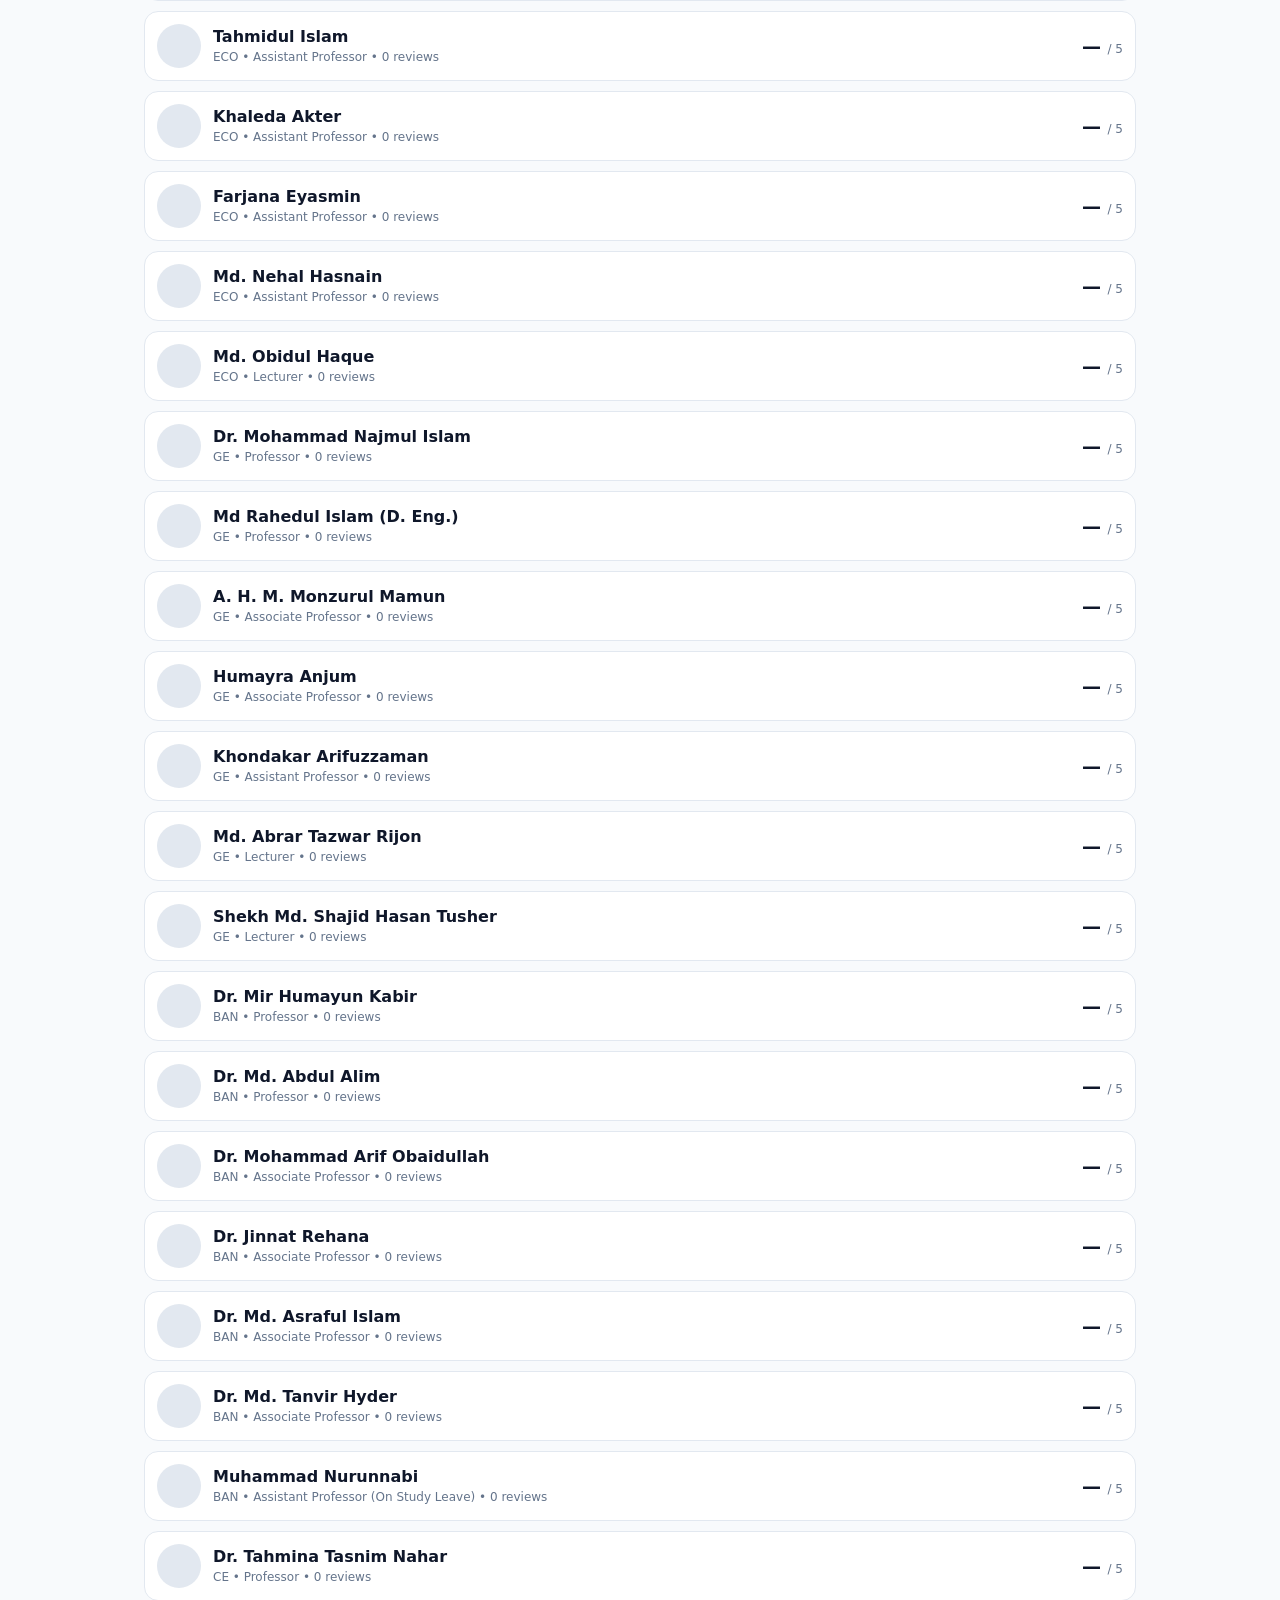
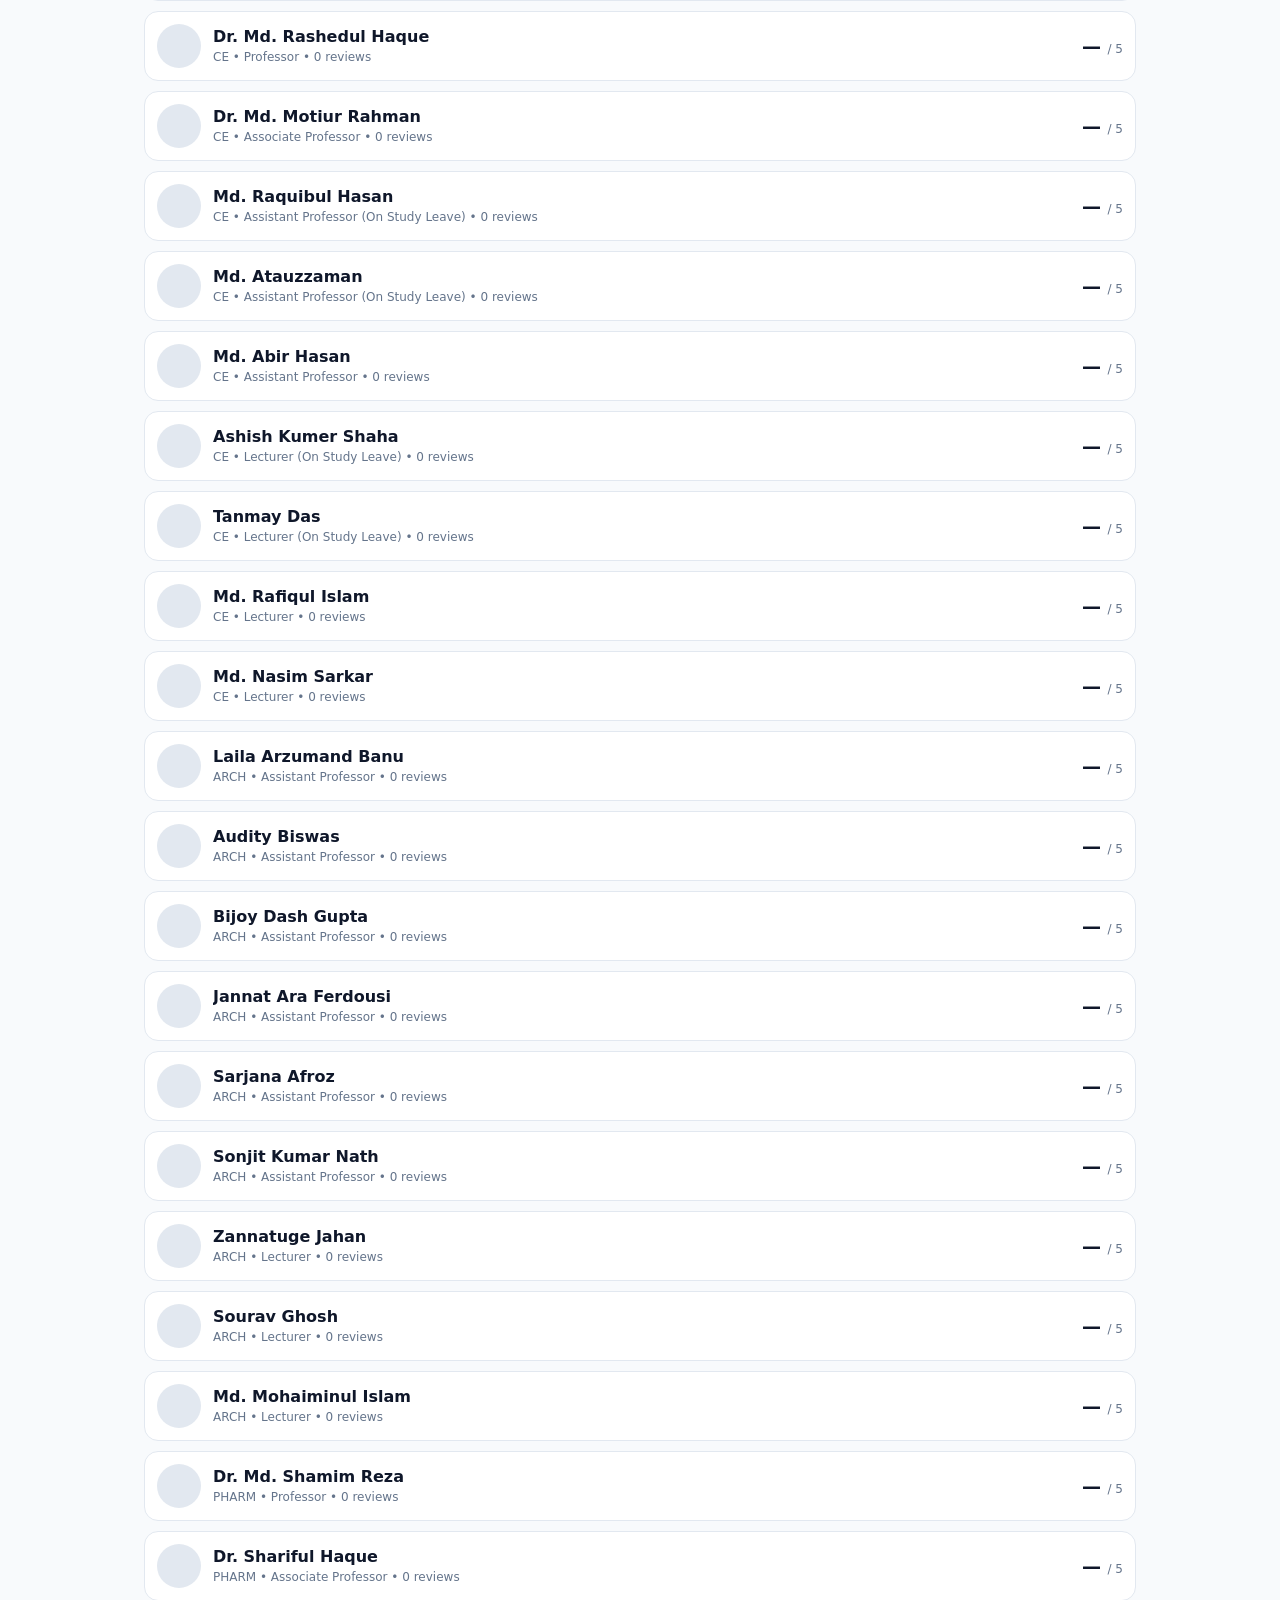
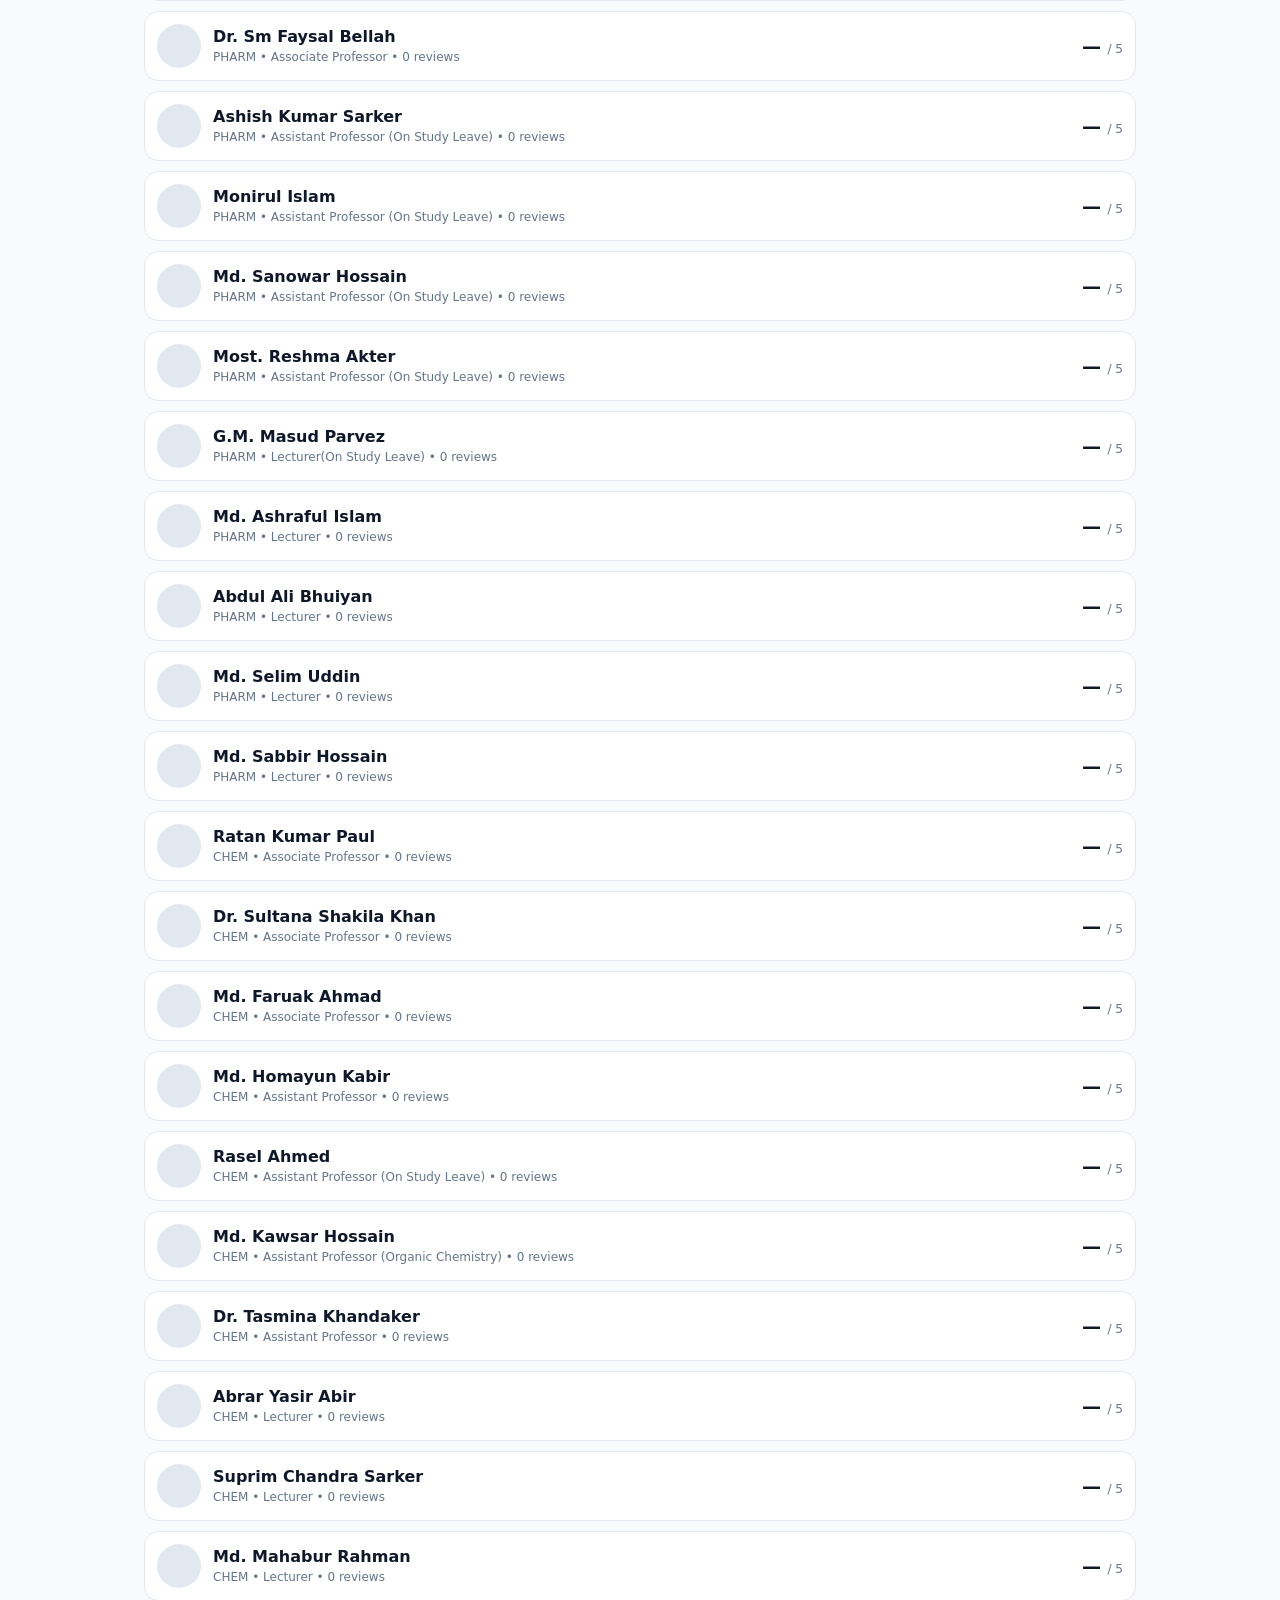
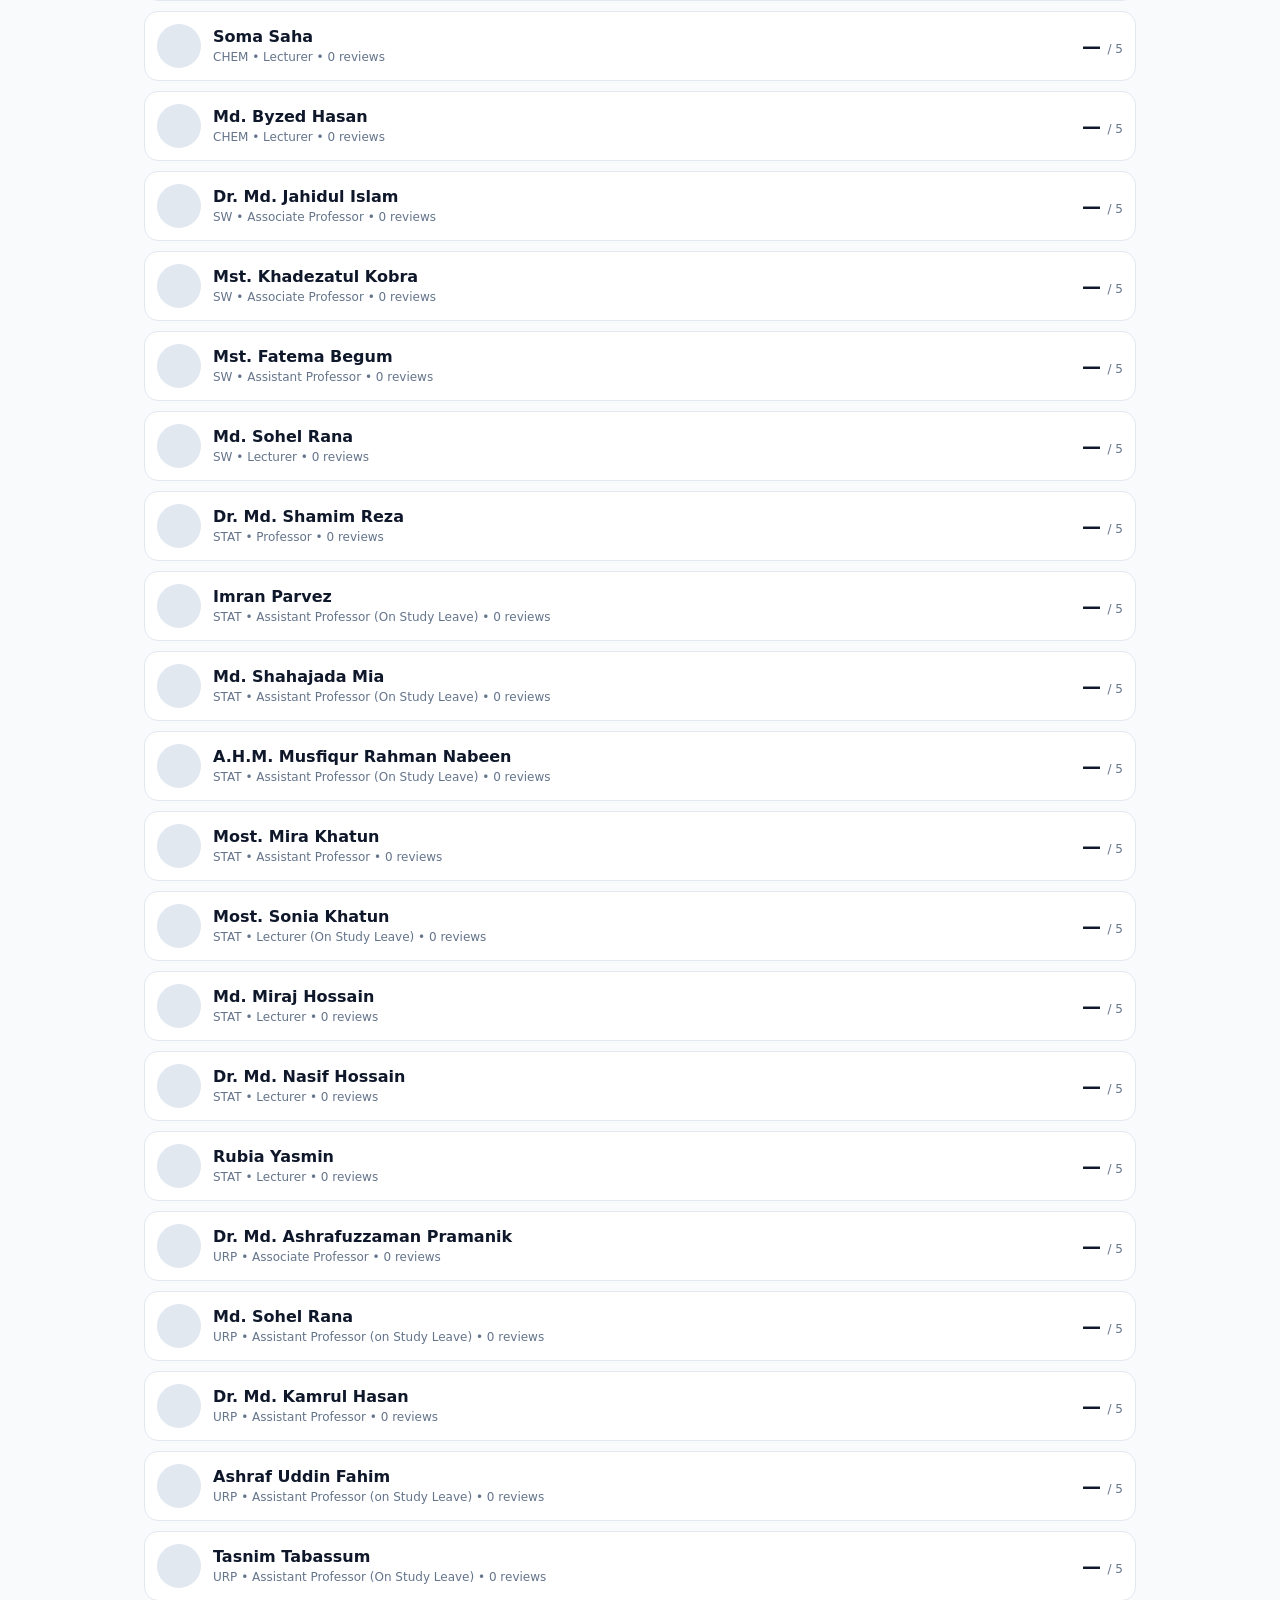
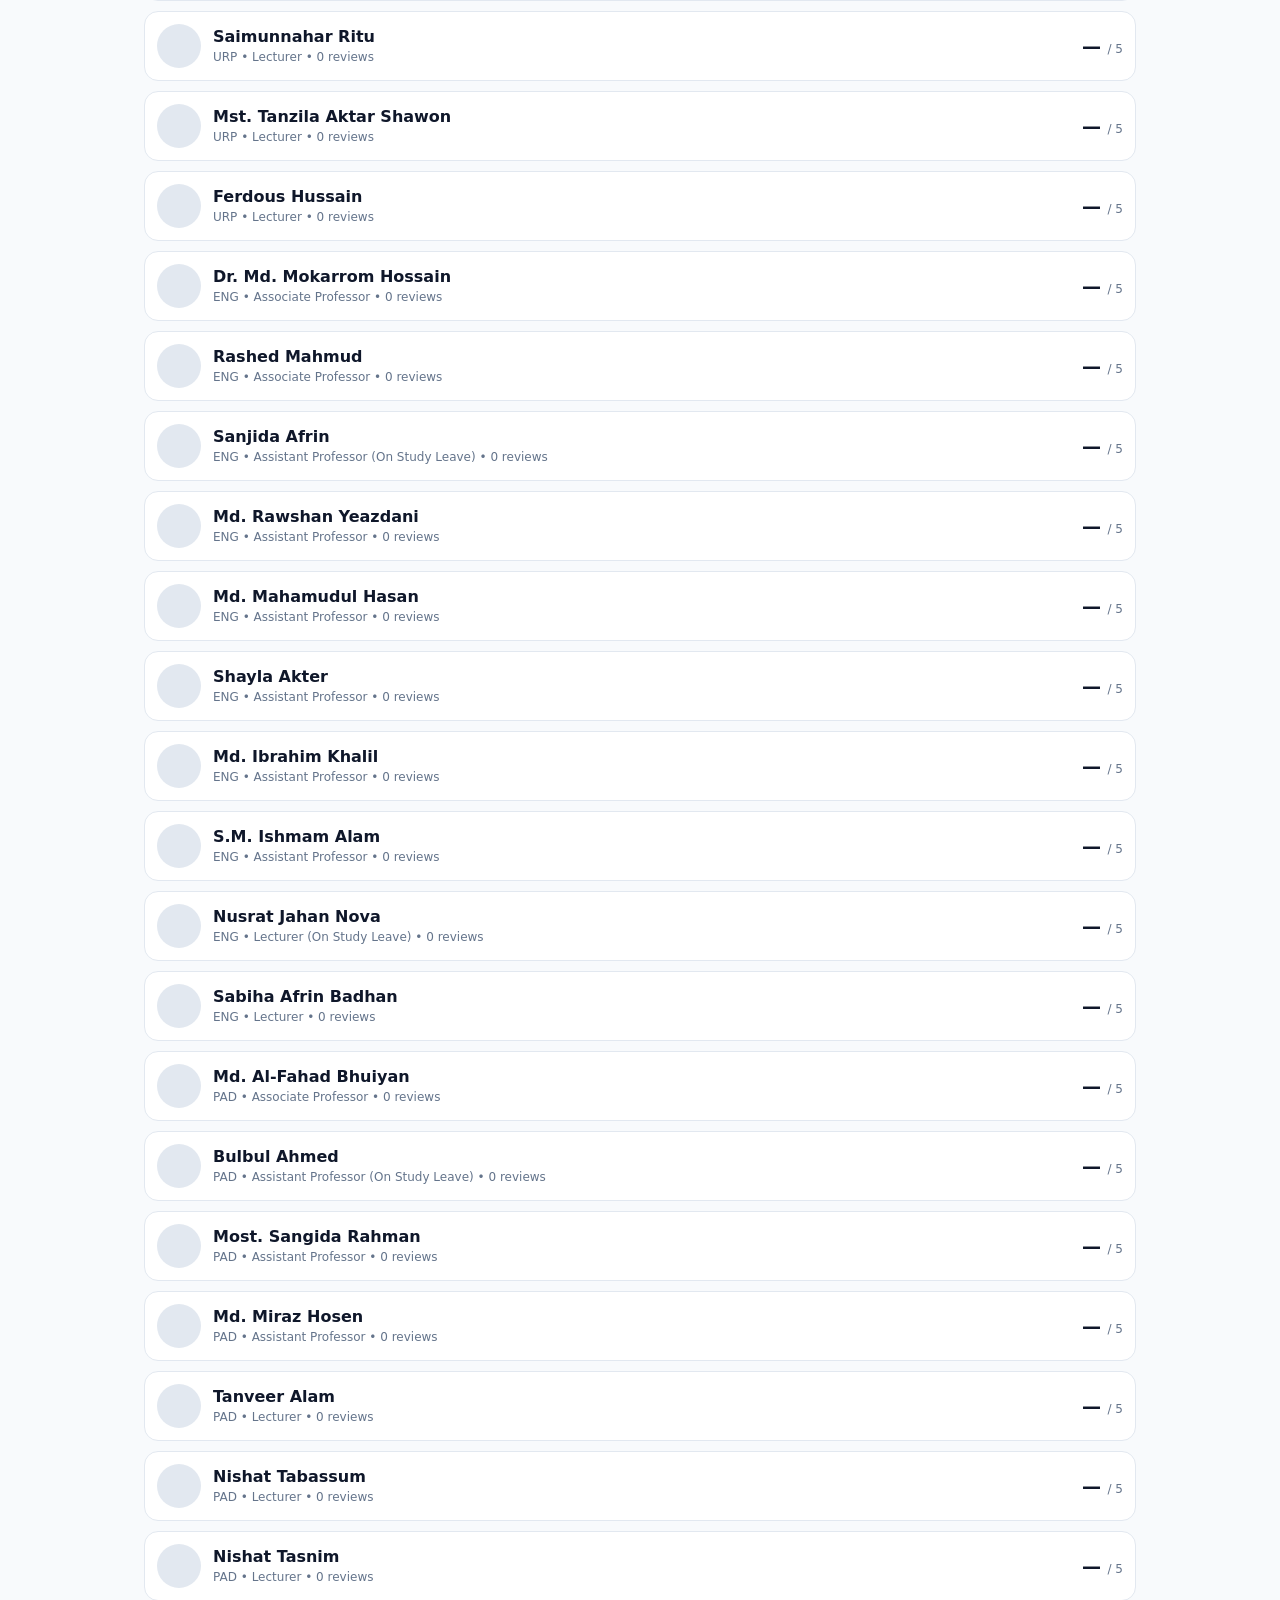
<file: professors.html>
<!doctype html><html lang="en"><head><meta charset="utf-8"><meta name="viewport" content="width=device-width,initial-scale=1">
<title>Professors — PUST Evaluation</title><link rel="stylesheet" href="css/style.css"><link rel="icon" href="assets/logo.svg"></head><body>
<main class="wrap" style="padding:28px 16px">
<h1>Professors</h1><p class="sub">Ranked by feedback: most-reviewed first, then by overall score.</p>
<div class="toolbar"><input id="f" placeholder="Search professors..."><select id="dept"><option value="">All departments</option></select></div>
<div class="grid" id="g"></div>
</main>
<script src="js/config.js"></script><script src="js/auth.js"></script><script src="js/db.js"></script><script src="js/ui.js"></script>
<script>
PUST_UI.mount();
(async()=>{
  const {departments,professors}=await PUST_DB.loadPublic();
  await PUST_DB.refresh().catch(()=>{});
  document.getElementById("dept").innerHTML=`<option value="">All departments</option>`+departments.map(d=>`<option>${d.code}</option>`).join("");
  function render(){
    const s=document.getElementById("f").value.toLowerCase(),df=document.getElementById("dept").value;
    const rows=professors.filter(p=>(!df||p.department_code===df)&&p.name.toLowerCase().includes(s))
      .map(p=>({...p,...PUST_DB.profStats(p.pust_id||p.id)}))
      .sort((a,b)=>b.count-a.count||b.overall-a.overall).slice(0,300);
    document.getElementById("g").innerHTML=rows.map(p=>`<a class="prow" href="professor.html?id=${p.pust_id||p.id}">
      ${PUST_UI.avatar(p.name,p.photo_url)}<span class="pmeta"><b>${PUST_UI.esc(p.name)}</b><span>${p.department_code} • ${PUST_UI.esc(p.designation||"")} • ${p.count} reviews</span></span>
      <span class="score">${p.count?p.overall.toFixed(1):"—"} <small>/ 5</small></span></a>`).join("");
  }
  document.getElementById("f").oninput=render;document.getElementById("dept").onchange=render;render();
})();
</script></body></html>
</file>
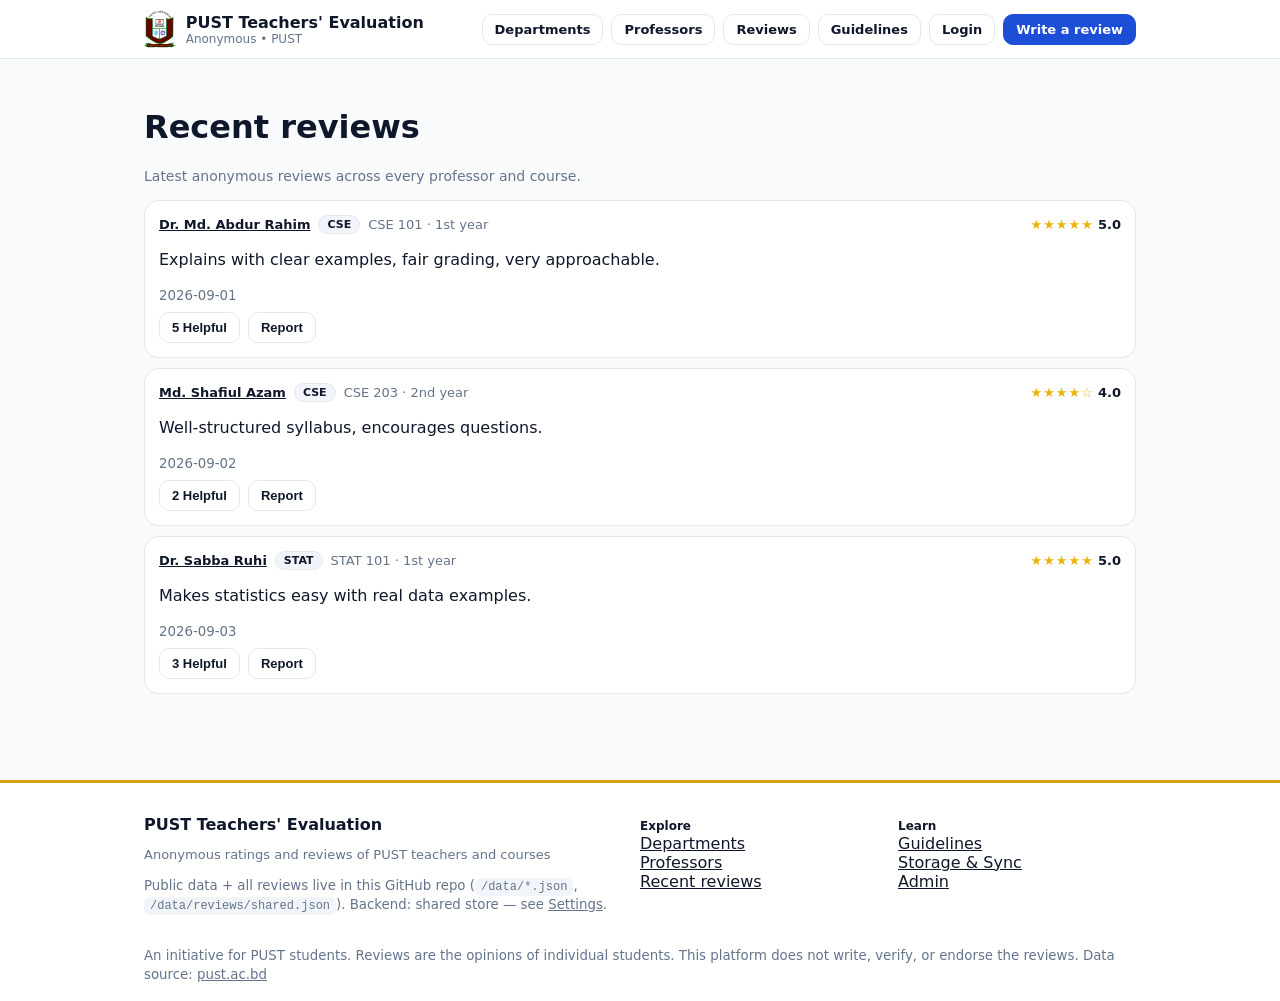
<file: reviews.html>
<!doctype html><html lang="en"><head><meta charset="utf-8"><meta name="viewport" content="width=device-width,initial-scale=1">
<title>Recent reviews — PUST</title><link rel="stylesheet" href="css/style.css"><link rel="icon" href="assets/logo.svg"></head><body>
<main class="wrap" style="padding:28px 16px"><h1>Recent reviews</h1><p class="sub">Latest anonymous reviews across every professor and course.</p><div id="g"></div></main>
<script src="js/config.js"></script><script src="js/auth.js"></script><script src="js/db.js"></script><script src="js/ui.js"></script>
<script>
PUST_UI.mount();
(async()=>{
  const pub=await PUST_DB.loadPublic();
  await PUST_DB.refresh().catch(()=>{});
  const pmap={};pub.professors.forEach(p=>pmap[p.pust_id||p.id]=p);
  const revs=PUST_DB.reviews();
  document.getElementById("g").innerHTML=revs.length?revs.map(r=>{const p=pmap[r.professor_id]||{name:r.professor_id,department_code:""};return `
  <div class="review"><div class="chead"><a href="professor.html?id=${encodeURIComponent(r.professor_id)}"><b>${PUST_UI.esc(p.name)}</b></a>
  <a class="pill" href="department.html?dept=${p.department_code}">${PUST_UI.esc(p.department_code)}</a>
  <span class="muted">${PUST_UI.esc(r.course_code)} · ${PUST_UI.esc(r.academic_year)}</span>
  <span style="margin-left:auto"><span class="stars">${PUST_UI.stars(r.overall)}</span> <b>${r.overall.toFixed(1)}</b></span></div>
  ${r.comment?`<p>${PUST_UI.esc(r.comment)}</p>`:""}<small class="muted">${r.created_at}</small>
  <div style="margin-top:8px;display:flex;gap:8px"><button class="btn btn-sm" onclick="PUST_UI.helpful('${r.id}',this)">${r.helpful_count||0} Helpful</button><button class="btn btn-sm" onclick="PUST_UI.reportDialog('${r.id}')">Report</button></div></div>`}).join(""):"<p class='muted'>No reviews yet.</p>";
})();
</script></body></html>
</file>
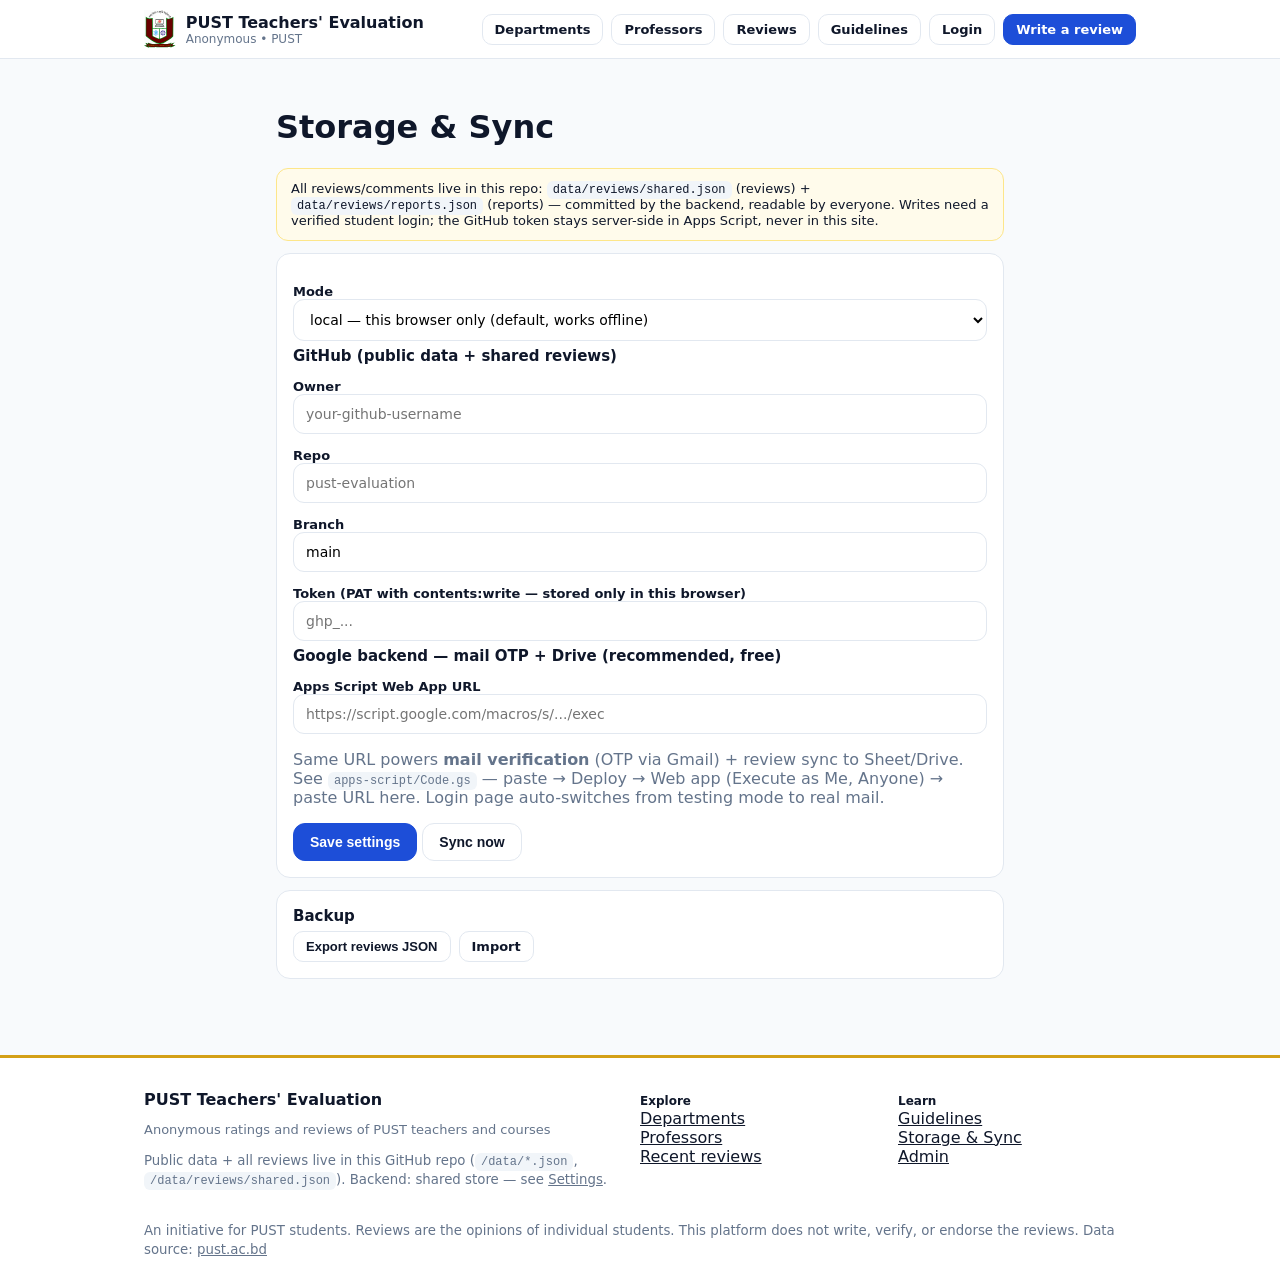
<file: settings.html>
<!doctype html><html lang="en"><head><meta charset="utf-8"><meta name="viewport" content="width=device-width,initial-scale=1">
<title>Storage & Sync — PUST</title><link rel="stylesheet" href="css/style.css"><link rel="icon" href="assets/logo.svg"></head><body>
<main class="wrap" style="padding:28px 16px;max-width:760px">
<h1>Storage & Sync</h1>
<div class="notice">All reviews/comments live in this repo: <code>data/reviews/shared.json</code> (reviews) + <code>data/reviews/reports.json</code> (reports) — committed by the backend, readable by everyone. Writes need a verified student login; the GitHub token stays server-side in Apps Script, never in this site.</div>
<div class="card form">
<label>Mode<select id="mode"><option value="local">local — this browser only (default, works offline)</option><option value="github">github — sync reviews into repo data/reviews/ via API</option><option value="drive">drive — POST reviews to Google Apps Script → Sheet/Drive</option></select></label>
<h3>GitHub (public data + shared reviews)</h3>
<label>Owner<input id="gh_o" placeholder="your-github-username"></label>
<label>Repo<input id="gh_r" placeholder="pust-evaluation"></label>
<label>Branch<input id="gh_b" placeholder="main"></label>
<label>Token (PAT with contents:write — stored only in this browser)<input id="gh_t" type="password" placeholder="ghp_..."></label>
<h3>Google backend — mail OTP + Drive (recommended, free)</h3>
<label>Apps Script Web App URL<input id="drv" placeholder="https://script.google.com/macros/s/.../exec"></label>
<p class="muted">Same URL powers <b>mail verification</b> (OTP via Gmail) + review sync to Sheet/Drive. See <code>apps-script/Code.gs</code> — paste → Deploy → Web app (Execute as Me, Anyone) → paste URL here. Login page auto-switches from testing mode to real mail.</p>
<button class="btn btn-primary" id="save">Save settings</button>
<button class="btn" id="sync">Sync now</button> <span id="sync-status" class="muted"></span>
</div>
<div class="card" style="margin-top:12px"><h3>Backup</h3><div style="display:flex;gap:8px;flex-wrap:wrap"><button class="btn btn-sm" id="exp">Export reviews JSON</button><label class="btn btn-sm">Import<input type="file" id="imp" hidden></label></div><pre id="out" hidden></pre></div>
</main>
<script src="js/config.js"></script><script src="js/auth.js"></script><script src="js/db.js"></script><script src="js/ui.js"></script>
<script>
PUST_UI.mount();
const g=PUST_CONFIG.storage.github;
mode.value=PUST_CONFIG.storage.mode;gh_o.value=g.owner;gh_r.value=g.repo;gh_b.value=g.branch;gh_t.value=g.token;drv.value=PUST_CONFIG.storage.driveEndpoint;
save.onclick=()=>{localStorage.setItem("pust_store_mode",mode.value);localStorage.setItem("pust_gh_owner",gh_o.value);localStorage.setItem("pust_gh_repo",gh_r.value);localStorage.setItem("pust_gh_branch",gh_b.value||"main");localStorage.setItem("pust_gh_token",gh_t.value);localStorage.setItem("pust_drive_endpoint",drv.value);alert("Saved. Reloading.");location.reload();};
sync.onclick=()=>PUST_DB.syncNow();
exp.onclick=()=>{out.hidden=false;out.textContent=PUST_DB.exportAll();};
imp.onchange=e=>{const f=e.target.files[0];const r=new FileReader();r.onload=()=>{PUST_DB.importAll(r.result);alert("Imported")};r.readAsText(f);};
</script></body></html>
</file>
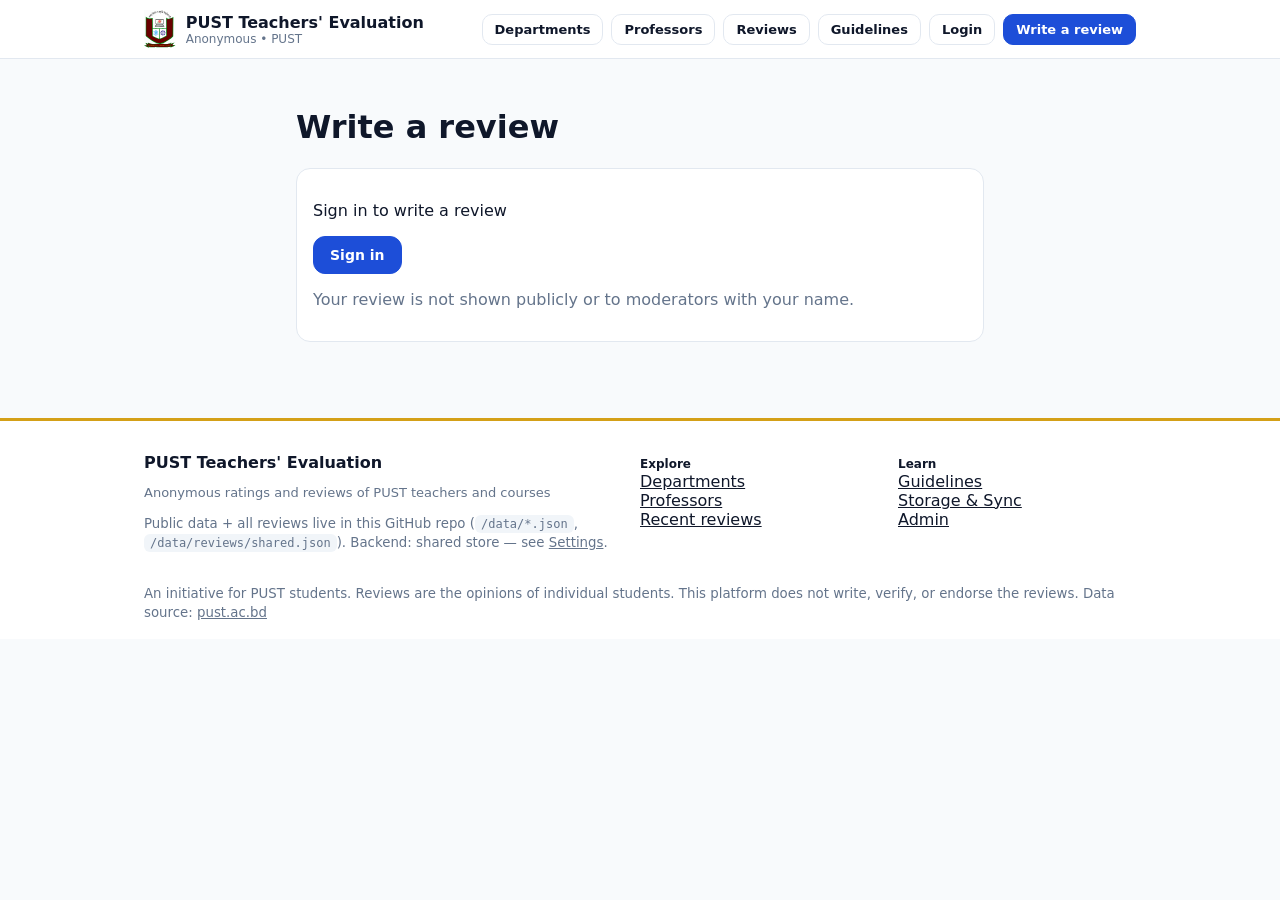
<file: write-review.html>
<!doctype html><html lang="en"><head><meta charset="utf-8"><meta name="viewport" content="width=device-width,initial-scale=1">
<title>Write a review — PUST</title><link rel="stylesheet" href="css/style.css"><link rel="icon" href="assets/logo.svg"></head><body>
<main class="wrap" style="padding:28px 16px;max-width:720px" id="m"></main>
<script src="js/config.js"></script><script src="js/auth.js"></script><script src="js/db.js"></script><script src="js/ui.js"></script>
<script>
PUST_UI.mount();
(async()=>{
  const u=PUST_AUTH.user();
  if(!u){document.getElementById("m").innerHTML=`<h1>Write a review</h1><div class="card"><p>Sign in to write a review</p><a class="btn btn-primary" href="login.html?next=write-review.html">Sign in</a><p class="muted">Your review is not shown publicly or to moderators with your name.</p></div>`;return;}
  const pub=await PUST_DB.loadPublic();
  const pre=PUST_UI.qp("professor")||"";
  const groups=pub.questions.groups;
  document.getElementById("m").innerHTML=`<h1>Write a review</h1><p class="muted">Logged in as ${PUST_UI.esc(u.email)} • anonymous to readers</p>
  <div class="card form">
  <label>Professor<select id="prof">${pub.professors.map(p=>`<option value="${p.pust_id}" ${String(p.pust_id)===pre?"selected":""}>${PUST_UI.esc(p.name)} — ${p.department_code}</option>`).join("")}</select></label>
  <label>Course code<input id="course" placeholder="e.g. CSE 101"></label>
  <label>Year / semester<input id="year" placeholder="e.g. 1st year, 3rd semester"></label>
  <div id="qs">${groups.map(g=>`<h4>${PUST_UI.esc(g.group)}</h4>`+g.questions.map(q=>`<label>${PUST_UI.esc(q.text)}<div class="star-input" data-k="${q.key}">${[1,2,3,4,5].map(v=>`<button type="button" data-v="${v}">${v}</button>`).join("")}</div></label>`).join("")).join("")}</div>
  <label>Comment (optional)<textarea id="comment" rows="4" placeholder="How was teaching, grading, workload...?"></textarea></label>
  <button class="btn btn-primary" id="sub" style="margin-top:14px;width:100%">Submit anonymously</button>
  <p class="muted">One review per course per professor. No author stored.</p></div>`;
  const ratings={};
  document.querySelectorAll(".star-input").forEach(el=>{
    el.onclick=e=>{const b=e.target.closest("button");if(!b)return;ratings[el.dataset.k]=+b.dataset.v;
      el.querySelectorAll("button").forEach(x=>x.classList.toggle("on",+x.dataset.v<=ratings[el.dataset.k]));};
  });
  document.getElementById("sub").onclick=async(ev)=>{
    const btn=ev.target;btn.disabled=true;
    try{
      const pid=document.getElementById("prof").value;
      const course=document.getElementById("course").value, year=document.getElementById("year").value;
      if(!course||!year)throw new Error("Course + year required");
      if(Object.keys(ratings).length<15)throw new Error("Please rate all 15 questions");
      const rev=await PUST_DB.addReview({professor_id:pid,course_code:course,academic_year:year,ratings,comment:document.getElementById("comment").value});
      alert(rev.pending&&PUST_DB.hasBackend()?"Submitted! Syncing to shared store…":"Submitted anonymously!");
      location.href="professor.html?id="+encodeURIComponent(pid);
    }catch(e){alert(e.message==="duplicate"?"You already reviewed this course":e.message);btn.disabled=false;}
  };
})();
</script></body></html>
</file>
<file: css/style.css>
:root{
  --bg:#f8fafc; --card:#ffffff; --text:#0f172a; --muted:#64748b;
  --border:#e2e8f0; --primary:#1d4ed8; --primary-d:#1e40af;
  --gold:#d4a017; --green:#15803d; --red:#dc2626; --radius:14px;
}
*{box-sizing:border-box}
body{margin:0;font-family:Inter,system-ui,'Hind Siliguri',sans-serif;background:var(--bg);color:var(--text);min-height:100vh;display:flex;flex-direction:column}
a{color:inherit}
.wrap{max-width:1024px;margin:0 auto;padding:0 16px;width:100%}
.nav{position:sticky;top:0;z-index:20;background:rgba(255,255,255,.92);backdrop-filter:blur(8px);border-bottom:1px solid var(--border)}
.nav-inner{display:flex;align-items:center;gap:12px;padding:10px 16px;max-width:1024px;margin:0 auto}
.brand{display:flex;align-items:center;gap:10px;text-decoration:none;font-weight:800}
.brand img{height:38px;width:auto}
.brand small{display:block;font-weight:500;color:var(--muted);font-size:12px}
.nav-links{margin-left:auto;display:flex;gap:8px;align-items:center;flex-wrap:wrap}
.btn{display:inline-flex;align-items:center;justify-content:center;gap:6px;border-radius:12px;padding:10px 16px;font-weight:700;font-size:14px;border:1px solid var(--border);background:var(--card);cursor:pointer;text-decoration:none;color:var(--text)}
.btn:hover{background:#f1f5f9}
.btn-primary{background:var(--primary);border-color:var(--primary);color:#fff}
.btn-primary:hover{background:var(--primary-d)}
.btn-sm{padding:7px 12px;font-size:13px;border-radius:10px}
.hero{text-align:center;padding:56px 16px 24px;max-width:720px;margin:0 auto}
.hero img{height:72px}
.hero h1{font-size:40px;margin:12px 0 6px;letter-spacing:-.02em}
.hero p{color:var(--muted);font-size:17px;margin:0}
.search{margin:20px auto 0;max-width:560px;position:relative}
.search input{width:100%;padding:14px 16px;border-radius:14px;border:1px solid var(--border);font-size:15px;background:#fff}
.search-results{position:absolute;top:110%;left:0;right:0;background:#fff;border:1px solid var(--border);border-radius:12px;overflow:hidden;box-shadow:0 12px 30px rgba(0,0,0,.1);z-index:30;text-align:left}
.search-results a{display:flex;gap:10px;align-items:center;padding:10px 12px;text-decoration:none;border-bottom:1px solid #f1f5f9}
.search-results a:hover{background:#f8fafc}
.stats{display:grid;grid-template-columns:repeat(3,1fr);gap:12px;margin:22px auto 0;max-width:640px}
.stat{background:var(--card);border:1px solid var(--border);border-radius:var(--radius);padding:16px;text-decoration:none}
.stat b{font-size:24px;display:block}
.stat span{color:var(--muted);font-size:12px}
.cta-row{display:flex;gap:10px;justify-content:center;margin-top:18px;flex-wrap:wrap}
.section{padding:40px 0;border-top:1px solid var(--border);margin-top:36px}
.section h2{margin:0;font-size:26px;letter-spacing:-.01em}
.sub{color:var(--muted);font-size:14px;margin:6px 0 16px}
.grid{display:grid;gap:10px}
.prow{display:flex;align-items:center;gap:12px;background:var(--card);border:1px solid var(--border);border-radius:var(--radius);padding:12px;text-decoration:none}
.prow:hover{border-color:var(--primary)}
.rank{width:24px;text-align:center;color:var(--muted);font-weight:800}
.avatar{width:44px;height:44px;border-radius:50%;background:#e2e8f0;color:#475569;display:flex;align-items:center;justify-content:center;font-weight:800;overflow:hidden;flex-shrink:0}
.avatar img{width:100%;height:100%;object-fit:cover}
.pmeta{min-width:0;flex:1}
.pmeta b{display:block;white-space:nowrap;overflow:hidden;text-overflow:ellipsis}
.pmeta span{color:var(--muted);font-size:12px}
.score{font-weight:800;font-size:19px}
.score small{color:var(--muted);font-weight:500;font-size:12px}
.cards3{display:grid;grid-template-columns:repeat(3,1fr);gap:12px}
@media(max-width:700px){.cards3{grid-template-columns:1fr}.stats{grid-template-columns:1fr 1fr 1fr}.hero h1{font-size:30px}}
.card{background:var(--card);border:1px solid var(--border);border-radius:var(--radius);padding:16px}
.card h3{margin:0 0 6px;font-size:15px}
.muted{color:var(--muted)}
.eyebrow{font-size:11px;font-weight:800;letter-spacing:.08em;text-transform:uppercase;color:var(--primary)}
.goldbar{width:40px;height:4px;background:var(--gold);border-radius:99px;margin:8px auto}
.dept-grid{display:grid;grid-template-columns:repeat(auto-fill,minmax(220px,1fr));gap:10px}
.dept-card{background:var(--card);border:1px solid var(--border);border-radius:var(--radius);padding:14px;text-decoration:none}
.dept-card:hover{border-color:var(--primary)}
.dept-card b.code{font-size:13px;background:#eef2ff;color:var(--primary);padding:3px 8px;border-radius:99px}
.stars{color:#eab308;letter-spacing:1px}
.review{border:1px solid var(--border);background:#fff;border-radius:var(--radius);padding:14px;margin-bottom:10px}
.review .chead{display:flex;gap:8px;align-items:center;flex-wrap:wrap;font-size:13px}
.pill{font-size:11px;font-weight:800;background:#f1f5f9;border:1px solid var(--border);padding:2px 8px;border-radius:99px;text-decoration:none}
.qrow{display:flex;justify-content:space-between;gap:12px;padding:8px 0;border-bottom:1px dashed #eef2f7;font-size:14px}
.form input,.form select,.form textarea{width:100%;padding:11px 12px;border:1px solid var(--border);border-radius:11px;font-size:14px;background:#fff;font-family:inherit}
.form label{font-size:13px;font-weight:700;display:block;margin:14px 0 6px}
.star-input{display:flex;gap:6px}
.star-input button{border:1px solid var(--border);background:#fff;border-radius:10px;font-size:18px;width:42px;height:40px;cursor:pointer}
.star-input button.on{background:#fef9c3;border-color:#eab308}
.footer{border-top:3px solid var(--gold);margin-top:48px;background:#fff}
.footer-inner{max-width:1024px;margin:0 auto;padding:32px 16px;display:grid;grid-template-columns:2fr 1fr 1fr;gap:20px}
@media(max-width:700px){.footer-inner{grid-template-columns:1fr 1fr}}
.footer small{color:var(--muted)}
.toolbar{display:flex;gap:8px;flex-wrap:wrap;margin:14px 0}
.toolbar input{flex:1;min-width:180px;padding:10px 12px;border:1px solid var(--border);border-radius:11px}
.notice{background:#fffbeb;border:1px solid #fde68a;border-radius:12px;padding:12px 14px;font-size:13px;margin:12px 0}
code{background:#f1f5f9;padding:2px 6px;border-radius:6px;font-size:12px}
pre{background:#0f172a;color:#e2e8f0;padding:14px;border-radius:12px;overflow:auto;font-size:12px}
.badge{font-size:11px;background:#ecfdf5;color:#047857;border:1px solid #a7f3d0;padding:3px 8px;border-radius:99px;font-weight:700}
.badge.warn{background:#fffbeb;color:#92400e;border-color:#fde68a}
dialog{border:1px solid var(--border);border-radius:14px;padding:18px;max-width:420px;width:92vw}
dialog::backdrop{background:rgba(0,0,0,.4)}
</file>
